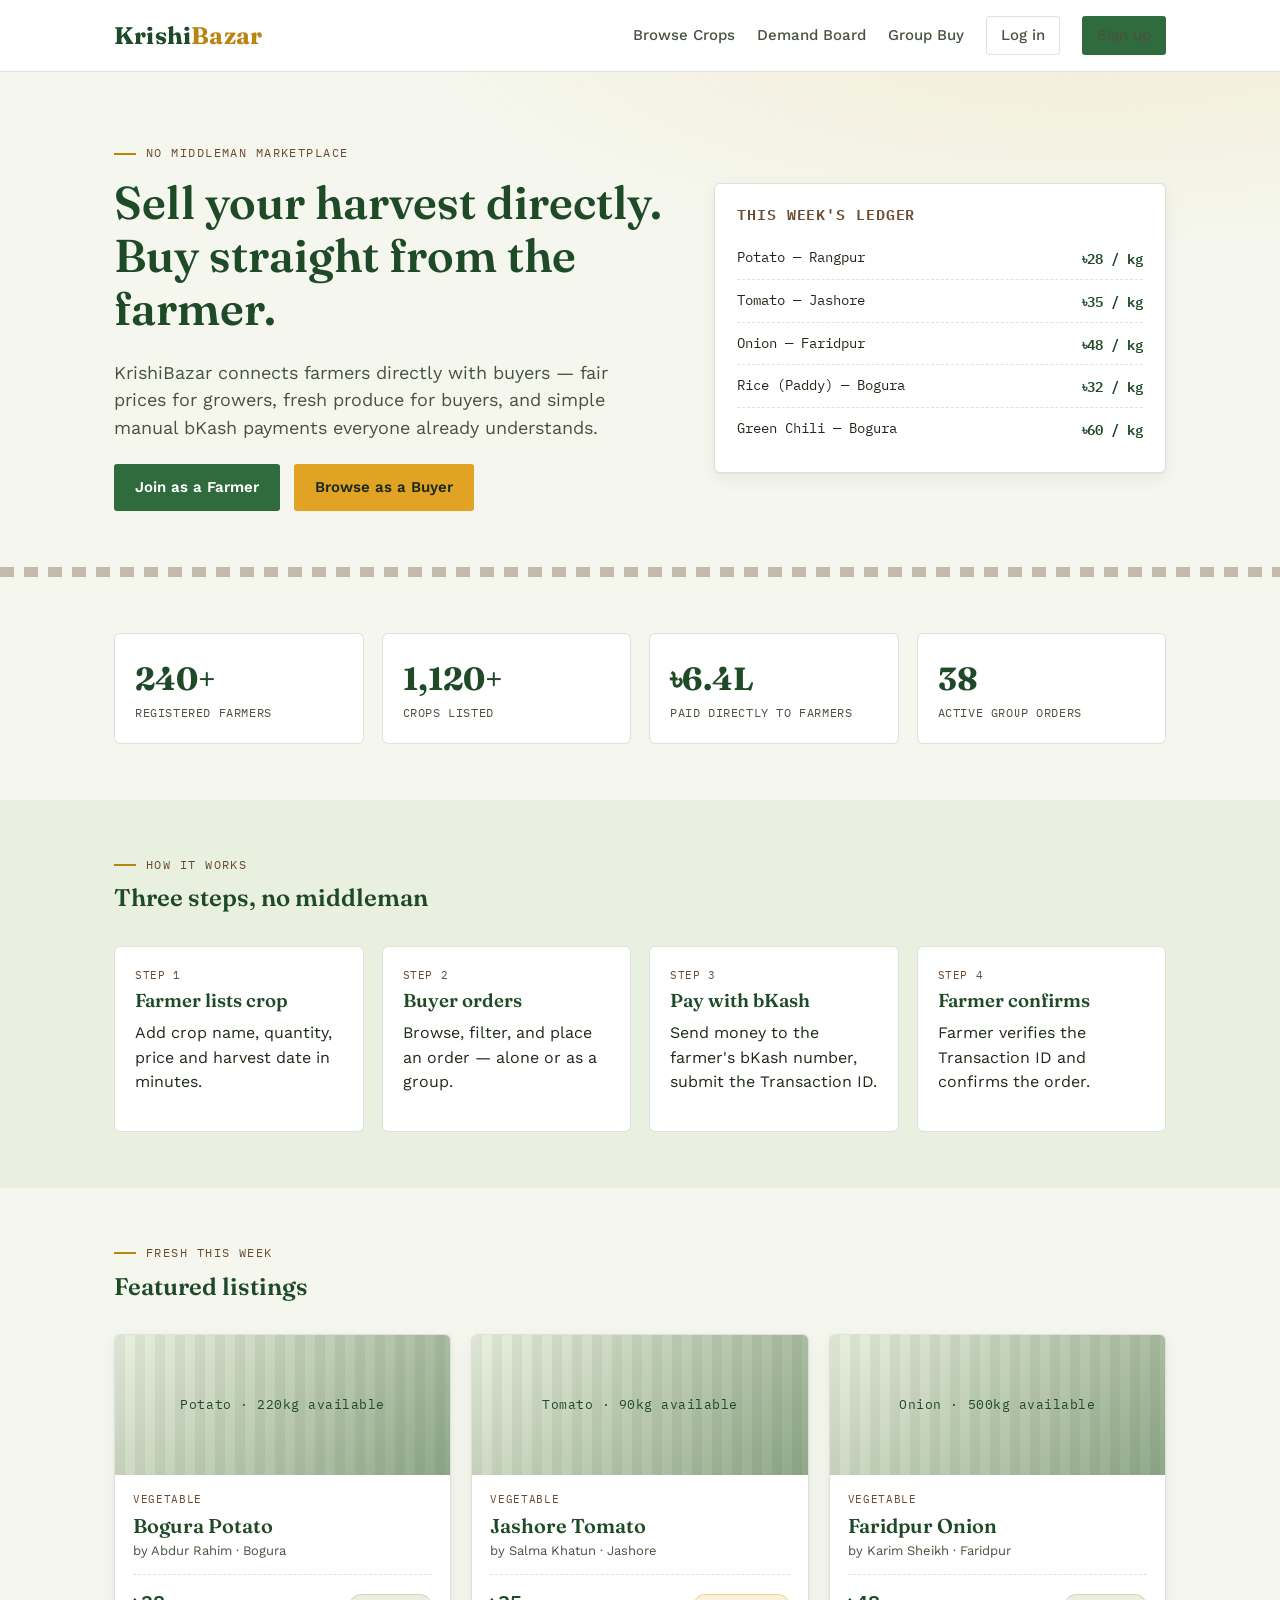
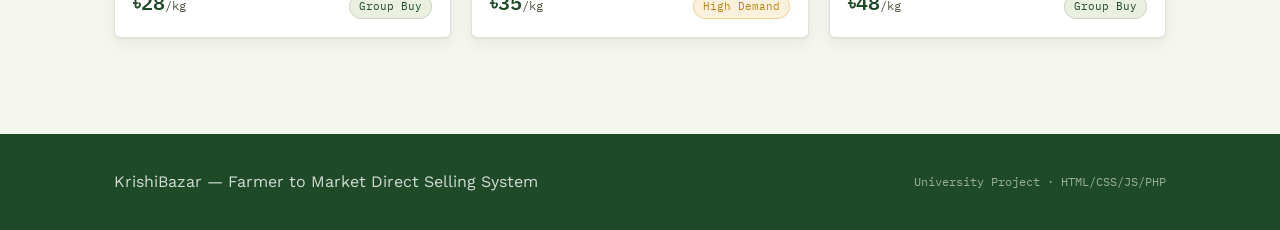
<file: index.html>
<!DOCTYPE html>
<html lang="en">
<head>
<meta charset="UTF-8">
<meta name="viewport" content="width=device-width, initial-scale=1.0">
<title>KrishiBazar — Sell straight from the field</title>
<link rel="stylesheet" href="assets/css/style.css">
</head>
<body>

  <header class="site-header">
    <div class="container header-inner">
      <a href="index.html" class="logo">Krishi<span>Bazar</span></a>
      <nav class="nav">
        <a href="browse-products.html">Browse Crops</a>
        <a href="demand-board.html">Demand Board</a>
        <a href="group-buy.html">Group Buy</a>
        <a href="login.html" class="btn btn-ghost btn-sm">Log in</a>
        <a href="register.html" class="btn btn-primary btn-sm">Sign up</a>
      </nav>
    </div>
  </header>
  <section class="hero">
    <div class="container hero-grid">
      <div>
        <div class="eyebrow">No middleman marketplace</div>
        <h1>Sell your harvest directly. Buy straight from the farmer.</h1>
        <p class="lede">KrishiBazar connects farmers directly with buyers — fair prices for growers, fresh produce for buyers, and simple manual bKash payments everyone already understands.</p>
        <div class="hero-actions">
          <a href="register.html" class="btn btn-primary">Join as a Farmer</a>
          <a href="browse-products.html" class="btn btn-accent">Browse as a Buyer</a>
        </div>
      </div>

      <div class="hero-ledger">
        <h3>This week's ledger</h3>
        <div class="ledger-row"><span>Potato — Rangpur</span><span class="up">৳28 / kg</span></div>
        <div class="ledger-row"><span>Tomato — Jashore</span><span class="up">৳35 / kg</span></div>
        <div class="ledger-row"><span>Onion — Faridpur</span><span class="up">৳48 / kg</span></div>
        <div class="ledger-row"><span>Rice (Paddy) — Bogura</span><span class="up">৳32 / kg</span></div>
        <div class="ledger-row"><span>Green Chili — Bogura</span><span class="up">৳60 / kg</span></div>
      </div>
    </div>
  </section>

  <div class="soil-divider"></div>

 
  <section class="section">
    <div class="container">
      <div class="stat-grid">
        <div class="stat-card">
          <div class="num">240+</div>
          <div class="label">Registered Farmers</div>
        </div>
        <div class="stat-card">
          <div class="num">1,120+</div>
          <div class="label">Crops Listed</div>
        </div>
        <div class="stat-card">
          <div class="num">৳6.4L</div>
          <div class="label">Paid Directly to Farmers</div>
        </div>
        <div class="stat-card">
          <div class="num">38</div>
          <div class="label">Active Group Orders</div>
        </div>
      </div>
    </div>
  </section>

  <!-- HOW IT WORKS -->
  <section class="section section-alt">
    <div class="container">
      <div class="section-head">
        <div class="eyebrow">How it works</div>
        <h2>Three steps, no middleman</h2>
      </div>
      <div class="stat-grid">
        <div class="stat-card">
          <div class="ticket-category">Step 1</div>
          <h3>Farmer lists crop</h3>
          <p>Add crop name, quantity, price and harvest date in minutes.</p>
        </div>
        <div class="stat-card">
          <div class="ticket-category">Step 2</div>
          <h3>Buyer orders</h3>
          <p>Browse, filter, and place an order — alone or as a group.</p>
        </div>
        <div class="stat-card">
          <div class="ticket-category">Step 3</div>
          <h3>Pay with bKash</h3>
          <p>Send money to the farmer's bKash number, submit the Transaction ID.</p>
        </div>
        <div class="stat-card">
          <div class="ticket-category">Step 4</div>
          <h3>Farmer confirms</h3>
          <p>Farmer verifies the Transaction ID and confirms the order.</p>
        </div>
      </div>
    </div>
  </section>


  <section class="section">
    <div class="container">
      <div class="section-head">
        <div class="eyebrow">Fresh this week</div>
        <h2>Featured listings</h2>
      </div>
      <div class="product-grid">

        <div class="ticket">
          <div class="ticket-media">Potato · 220kg available</div>
          <div class="ticket-body">
            <div class="ticket-category">Vegetable</div>
            <h3>Bogura Potato</h3>
            <div class="ticket-farmer">by Abdur Rahim · Bogura</div>
            <div class="ticket-price-row">
              <div class="ticket-price">৳28<small>/kg</small></div>
              <span class="tag">Group Buy</span>
            </div>
          </div>
        </div>

        <div class="ticket">
          <div class="ticket-media">Tomato · 90kg available</div>
          <div class="ticket-body">
            <div class="ticket-category">Vegetable</div>
            <h3>Jashore Tomato</h3>
            <div class="ticket-farmer">by Salma Khatun · Jashore</div>
            <div class="ticket-price-row">
              <div class="ticket-price">৳35<small>/kg</small></div>
              <span class="tag tag-marigold">High Demand</span>
            </div>
          </div>
        </div>

        <div class="ticket">
          <div class="ticket-media">Onion · 500kg available</div>
          <div class="ticket-body">
            <div class="ticket-category">Vegetable</div>
            <h3>Faridpur Onion</h3>
            <div class="ticket-farmer">by Karim Sheikh · Faridpur</div>
            <div class="ticket-price-row">
              <div class="ticket-price">৳48<small>/kg</small></div>
              <span class="tag">Group Buy</span>
            </div>
          </div>
        </div>

      </div>
    </div>
  </section>

  <footer class="site-footer">
    <div class="container">
      <span>KrishiBazar &mdash; Farmer to Market Direct Selling System</span>
      <span class="footer-note">University Project · HTML/CSS/JS/PHP</span>
    </div>
  </footer>

</body>
</html>
</file>
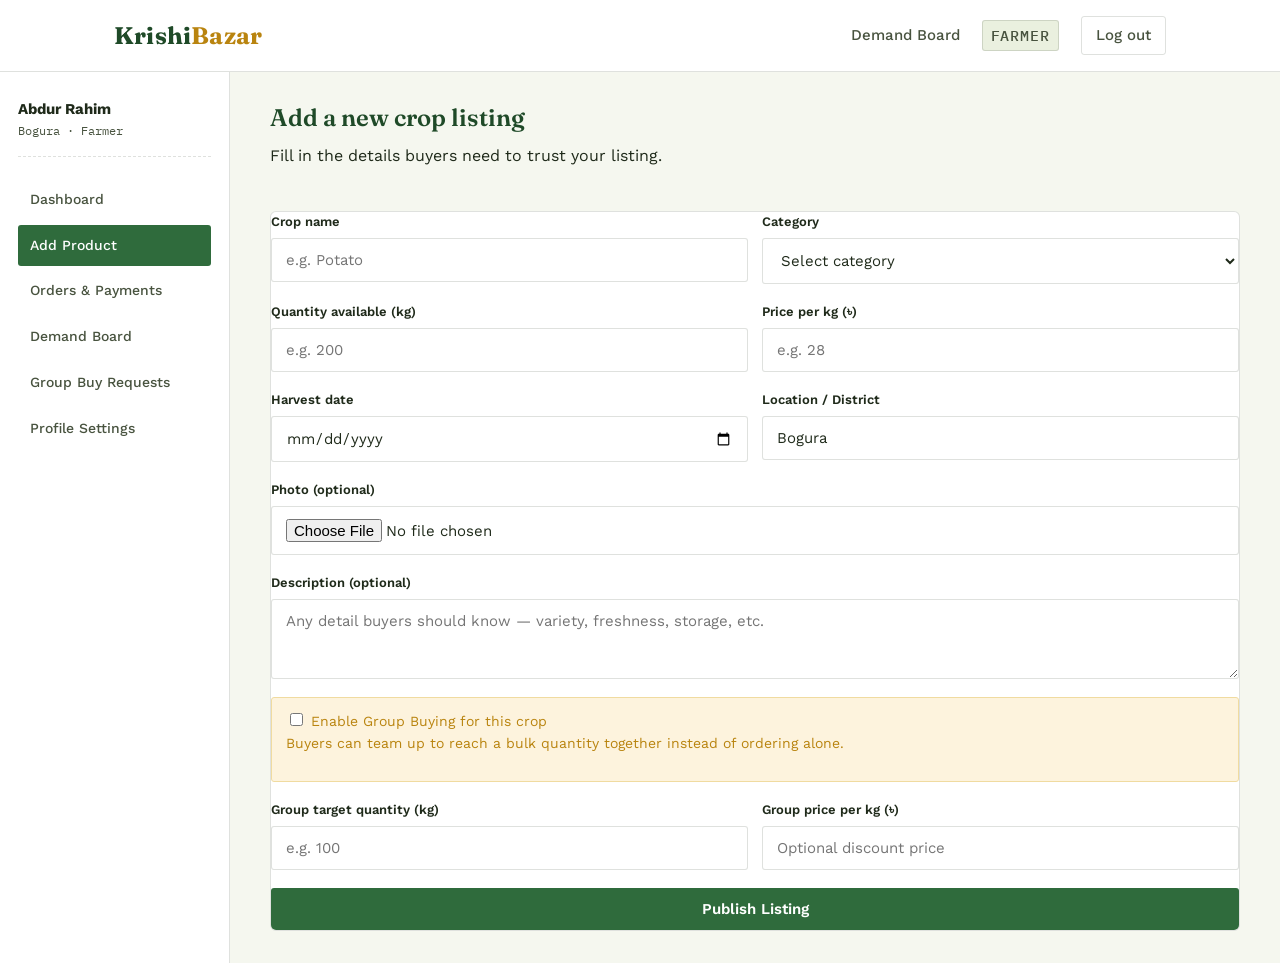
<file: add-product.html>
<!DOCTYPE html>
<html lang="en">
<head>
<meta charset="UTF-8">
<meta name="viewport" content="width=device-width, initial-scale=1.0">
<title>Add Product — KrishiBazar</title>
<link rel="stylesheet" href="assets/css/style.css">
</head>
<body>

  <header class="site-header">
    <div class="container header-inner">
      <a href="index.html" class="logo">Krishi<span>Bazar</span></a>
      <nav class="nav">
        <a href="demand-board.html">Demand Board</a>
        <a href="index.html" class="badge-role">Farmer</a>
        <a href="login.html" class="btn btn-ghost btn-sm">Log out</a>
      </nav>
    </div>
  </header>

  <div class="dash-wrap">
    <aside class="dash-side">
      <div class="who">
        <strong>Abdur Rahim</strong>
        Bogura &middot; Farmer
      </div>
      <nav class="dash-nav">
        <a href="farmer-dashboard.html">Dashboard</a>
        <a href="add-product.html" class="active">Add Product</a>
        <a href="farmer-orders.html">Orders &amp; Payments</a>
        <a href="demand-board.html">Demand Board</a>
        <a href="group-buy.html">Group Buy Requests</a>
        <a href="#">Profile Settings</a>
      </nav>
    </aside>

    <main class="dash-main">
      <div class="dash-head">
        <div>
          <h2>Add a new crop listing</h2>
          <p>Fill in the details buyers need to trust your listing.</p>
        </div>
      </div>
      <form class="table-card" action="add_product.php" method="POST" enctype="multipart/form-data">

        <div class="form-row">
          <div class="form-group">
            <label for="crop_name">Crop name</label>
            <input type="text" id="crop_name" name="crop_name" placeholder="e.g. Potato" required>
          </div>
          <div class="form-group">
            <label for="category">Category</label>
            <select id="category" name="category" required>
              <option value="">Select category</option>
              <option value="vegetable">Vegetable</option>
              <option value="fruit">Fruit</option>
              <option value="grain">Grain / Rice</option>
              <option value="spice">Spice</option>
            </select>
          </div>
        </div>

        <div class="form-row">
          <div class="form-group">
            <label for="quantity">Quantity available (kg)</label>
            <input type="number" id="quantity" name="quantity" min="1" placeholder="e.g. 200" required>
          </div>
          <div class="form-group">
            <label for="price">Price per kg (৳)</label>
            <input type="number" id="price" name="price_per_unit" min="1" step="0.5" placeholder="e.g. 28" required>
          </div>
        </div>

        <div class="form-row">
          <div class="form-group">
            <label for="harvest_date">Harvest date</label>
            <input type="date" id="harvest_date" name="harvest_date" required>
          </div>
          <div class="form-group">
            <label for="location">Location / District</label>
            <input type="text" id="location" name="location" value="Bogura" required>
          </div>
        </div>

        <div class="form-group">
          <label for="image">Photo (optional)</label>
          <input type="file" id="image" name="image" accept="image/*">
        </div>

        <div class="form-group">
          <label for="description">Description (optional)</label>
          <textarea id="description" name="description" rows="3" placeholder="Any detail buyers should know — variety, freshness, storage, etc."></textarea>
        </div>

        <div class="alert alert-info">
          <label>
            <input type="checkbox" name="group_buy_enabled" value="1">
            Enable Group Buying for this crop
          </label>
          <p class="hint">Buyers can team up to reach a bulk quantity together instead of ordering alone.</p>
        </div>

        <div class="form-row">
          <div class="form-group">
            <label for="group_target">Group target quantity (kg)</label>
            <input type="number" id="group_target" name="group_target_quantity" min="1" placeholder="e.g. 100">
          </div>
          <div class="form-group">
            <label for="group_price">Group price per kg (৳)</label>
            <input type="number" id="group_price" name="group_price_per_unit" min="1" step="0.5" placeholder="Optional discount price">
          </div>
        </div>

        <button type="submit" class="btn btn-primary btn-block">Publish Listing</button>
      </form>
    </main>
  </div>
</body>
</html>
</file>
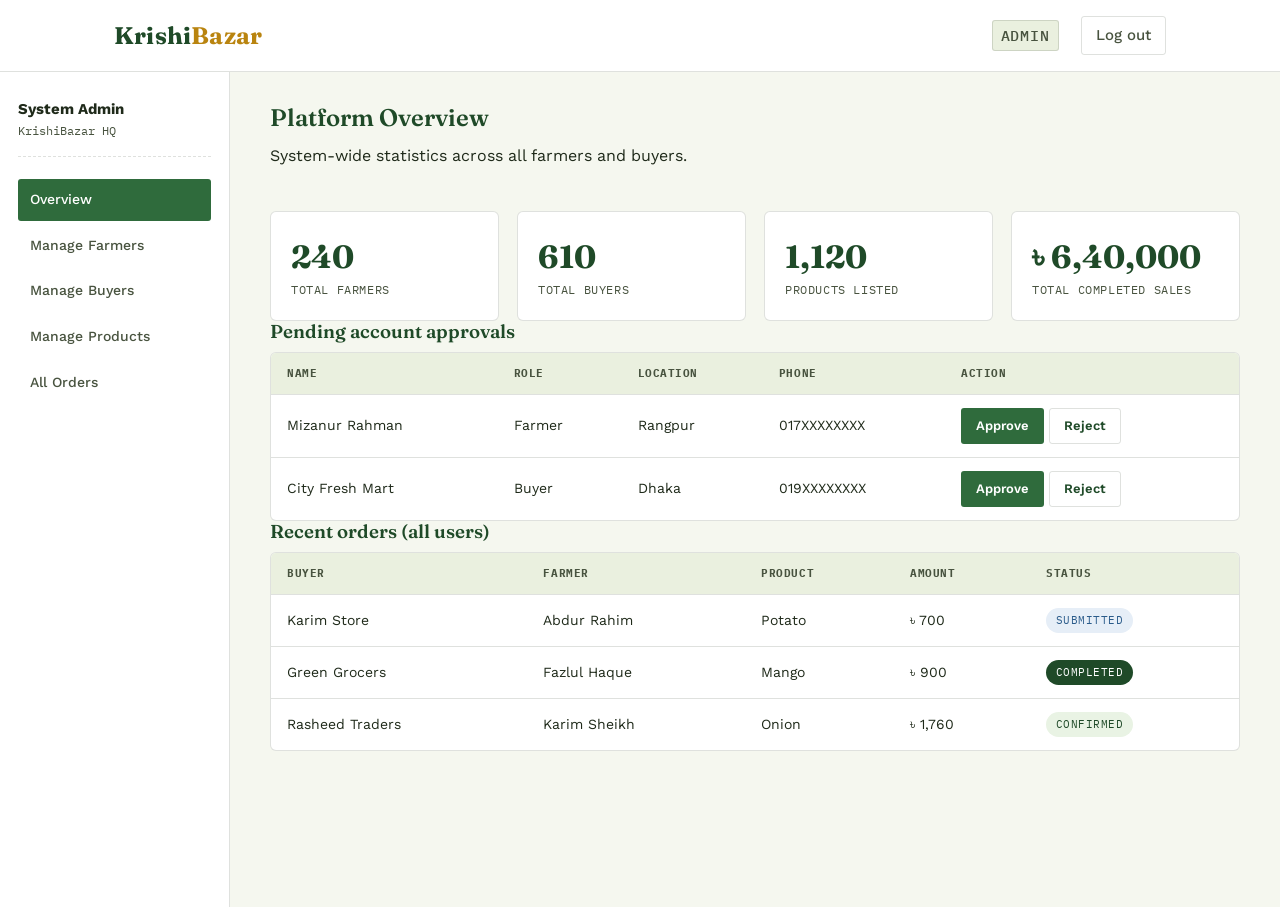
<file: admin-dashboard.html>
<!DOCTYPE html>
<html lang="en">
<head>
<meta charset="UTF-8">
<meta name="viewport" content="width=device-width, initial-scale=1.0">
<title>Admin Dashboard — KrishiBazar</title>
<link rel="stylesheet" href="assets/css/style.css">
</head>
<body>

  <header class="site-header">
    <div class="container header-inner">
      <a href="index.html" class="logo">Krishi<span>Bazar</span></a>
      <nav class="nav">
        <a href="index.html" class="badge-role">Admin</a>
        <a href="login.html" class="btn btn-ghost btn-sm">Log out</a>
      </nav>
    </div>
  </header>

  <div class="dash-wrap">
    <aside class="dash-side">
      <div class="who">
        <strong>System Admin</strong>
        KrishiBazar HQ
      </div>
      <nav class="dash-nav">
        <a href="admin-dashboard.html" class="active">Overview</a>
        <a href="#">Manage Farmers</a>
        <a href="#">Manage Buyers</a>
        <a href="#">Manage Products</a>
        <a href="#">All Orders</a>
      </nav>
    </aside>

    <main class="dash-main">
      <div class="dash-head">
        <div>
          <h2>Platform Overview</h2>
          <p>System-wide statistics across all farmers and buyers.</p>
        </div>
      </div>

      <div class="stat-grid">
        <div class="stat-card">
          <div class="num">240</div>
          <div class="label">Total Farmers</div>
        </div>
        <div class="stat-card">
          <div class="num">610</div>
          <div class="label">Total Buyers</div>
        </div>
        <div class="stat-card">
          <div class="num">1,120</div>
          <div class="label">Products Listed</div>
        </div>
        <div class="stat-card">
          <div class="num">৳ 6,40,000</div>
          <div class="label">Total Completed Sales</div>
        </div>
      </div>

      <h3>Pending account approvals</h3>
      <div class="table-card">
        <table>
          <thead>
            <tr>
              <th>Name</th>
              <th>Role</th>
              <th>Location</th>
              <th>Phone</th>
              <th>Action</th>
            </tr>
          </thead>
          <tbody>
            <tr>
              <td>Mizanur Rahman</td>
              <td>Farmer</td>
              <td>Rangpur</td>
              <td>017XXXXXXXX</td>
              <td>
                <a href="#" class="btn btn-primary btn-sm">Approve</a>
                <a href="#" class="btn btn-ghost btn-sm">Reject</a>
              </td>
            </tr>
            <tr>
              <td>City Fresh Mart</td>
              <td>Buyer</td>
              <td>Dhaka</td>
              <td>019XXXXXXXX</td>
              <td>
                <a href="#" class="btn btn-primary btn-sm">Approve</a>
                <a href="#" class="btn btn-ghost btn-sm">Reject</a>
              </td>
            </tr>
          </tbody>
        </table>
      </div>

      <h3>Recent orders (all users)</h3>
      <div class="table-card">
        <table>
          <thead>
            <tr>
              <th>Buyer</th>
              <th>Farmer</th>
              <th>Product</th>
              <th>Amount</th>
              <th>Status</th>
            </tr>
          </thead>
          <tbody>
            <tr>
              <td>Karim Store</td>
              <td>Abdur Rahim</td>
              <td>Potato</td>
              <td>৳ 700</td>
              <td><span class="status-pill status-submitted">Submitted</span></td>
            </tr>
            <tr>
              <td>Green Grocers</td>
              <td>Fazlul Haque</td>
              <td>Mango</td>
              <td>৳ 900</td>
              <td><span class="status-pill status-completed">Completed</span></td>
            </tr>
            <tr>
              <td>Rasheed Traders</td>
              <td>Karim Sheikh</td>
              <td>Onion</td>
              <td>৳ 1,760</td>
              <td><span class="status-pill status-confirmed">Confirmed</span></td>
            </tr>
          </tbody>
        </table>
      </div>
    </main>
  </div>

</body>
</html>
</file>
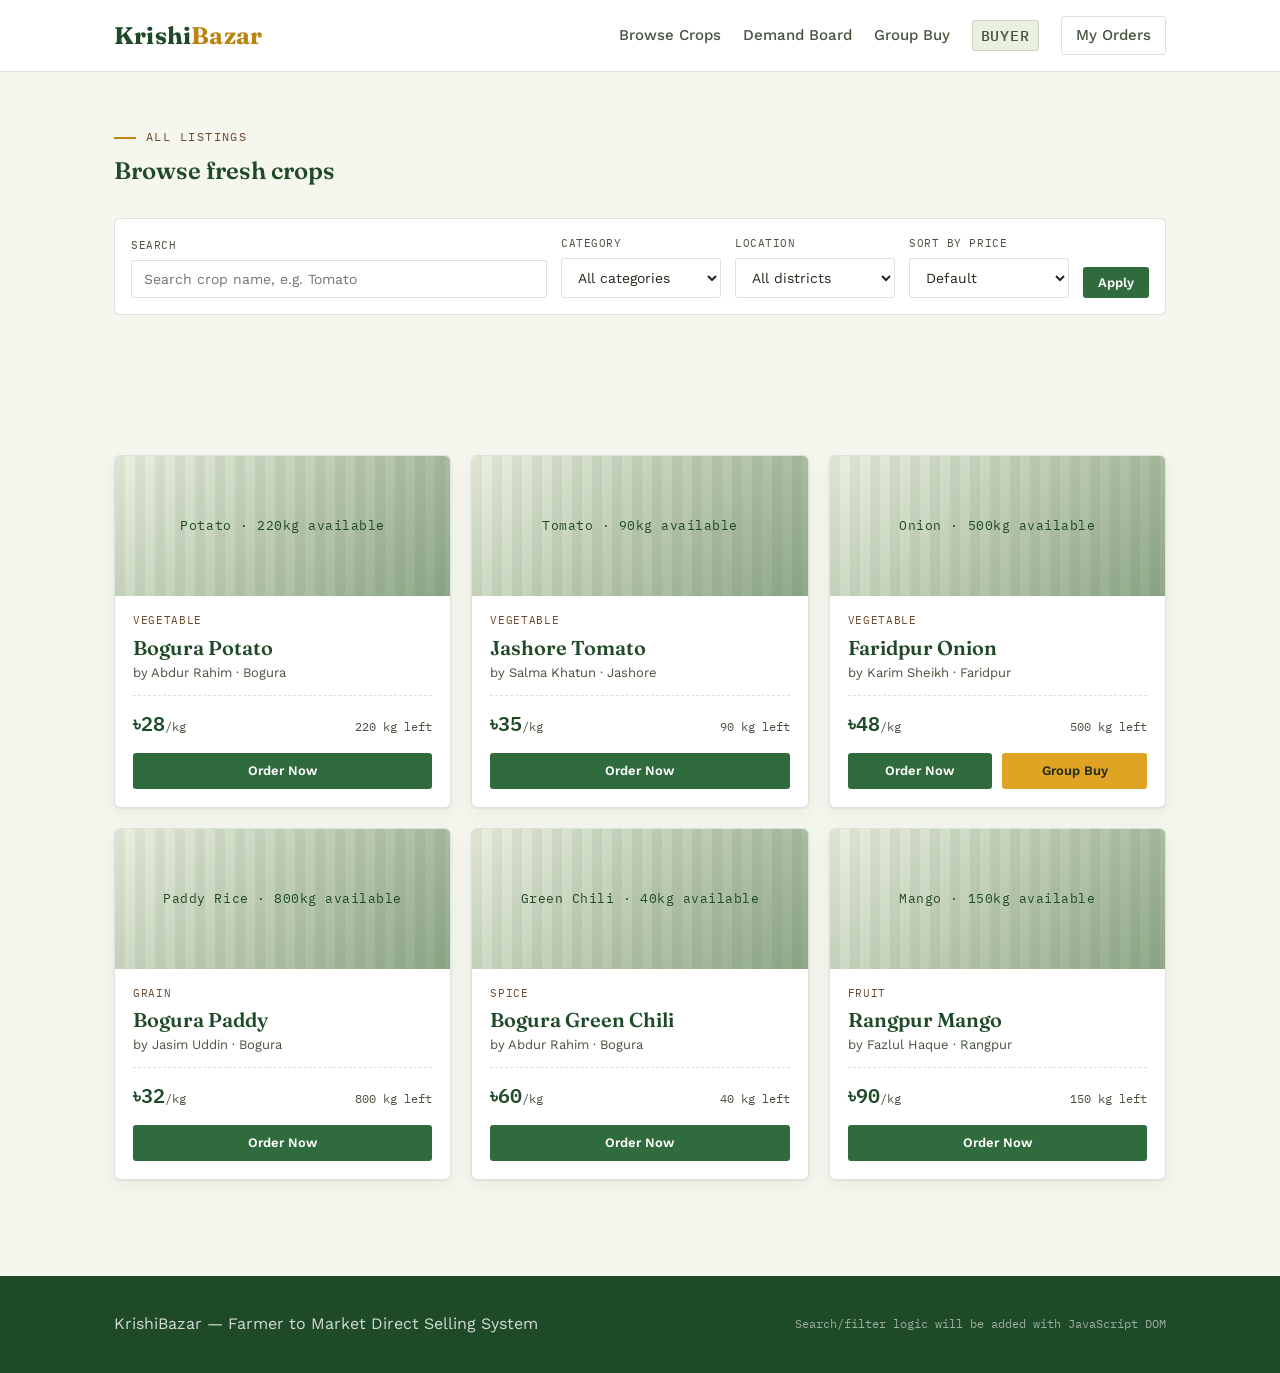
<file: browse-products.html>
<!DOCTYPE html>
<html lang="en">
<head>
<meta charset="UTF-8">
<meta name="viewport" content="width=device-width, initial-scale=1.0">
<title>Browse Crops — KrishiBazar</title>
<link rel="stylesheet" href="assets/css/style.css">
</head>
<body>

  <header class="site-header">
    <div class="container header-inner">
      <a href="index.html" class="logo">Krishi<span>Bazar</span></a>
      <nav class="nav">
        <a href="browse-products.html">Browse Crops</a>
        <a href="demand-board.html">Demand Board</a>
        <a href="group-buy.html">Group Buy</a>
        <a href="buyer-dashboard.html" class="badge-role">Buyer</a>
        <a href="buyer-dashboard.html" class="btn btn-ghost btn-sm">My Orders</a>
      </nav>
    </div>
  </header>

  <section class="section">
    <div class="container">
      <div class="section-head">
        <div class="eyebrow">All listings</div>
        <h2>Browse fresh crops</h2>
      </div>
      <form class="filter-bar" id="filterForm">
        <div class="field field-search">
          <label for="search">Search</label>
          <input type="text" id="search" name="search" placeholder="Search crop name, e.g. Tomato">
        </div>
        <div class="field">
          <label for="category">Category</label>
          <select id="category" name="category">
            <option value="">All categories</option>
            <option value="vegetable">Vegetable</option>
            <option value="fruit">Fruit</option>
            <option value="grain">Grain / Rice</option>
            <option value="spice">Spice</option>
          </select>
        </div>
        <div class="field">
          <label for="location">Location</label>
          <select id="location" name="location">
            <option value="">All districts</option>
            <option value="bogura">Bogura</option>
            <option value="jashore">Jashore</option>
            <option value="faridpur">Faridpur</option>
            <option value="rangpur">Rangpur</option>
          </select>
        </div>
        <div class="field">
          <label for="sort">Sort by price</label>
          <select id="sort" name="sort">
            <option value="">Default</option>
            <option value="low-high">Low to High</option>
            <option value="high-low">High to Low</option>
          </select>
        </div>
        <button type="button" class="btn btn-primary btn-sm" id="applyFilterBtn">Apply</button>
      </form>
    </div>
  </section>

  <section class="section">
    <div class="container">
      <div class="product-grid" id="productGrid">

        <div class="ticket" data-category="vegetable" data-location="bogura" data-price="28">
          <div class="ticket-media">Potato · 220kg available</div>
          <div class="ticket-body">
            <div class="ticket-category">Vegetable</div>
            <h3>Bogura Potato</h3>
            <div class="ticket-farmer">by Abdur Rahim · Bogura</div>
            <div class="ticket-price-row">
              <div class="ticket-price">৳28<small>/kg</small></div>
              <span class="ticket-stock">220 kg left</span>
            </div>
            <div class="ticket-actions">
              <a href="product-order.html" class="btn btn-primary btn-sm btn-block">Order Now</a>
            </div>
          </div>
        </div>

        <div class="ticket" data-category="vegetable" data-location="jashore" data-price="35">
          <div class="ticket-media">Tomato · 90kg available</div>
          <div class="ticket-body">
            <div class="ticket-category">Vegetable</div>
            <h3>Jashore Tomato</h3>
            <div class="ticket-farmer">by Salma Khatun · Jashore</div>
            <div class="ticket-price-row">
              <div class="ticket-price">৳35<small>/kg</small></div>
              <span class="ticket-stock">90 kg left</span>
            </div>
            <div class="ticket-actions">
              <a href="product-order.html" class="btn btn-primary btn-sm btn-block">Order Now</a>
            </div>
          </div>
        </div>

        <div class="ticket" data-category="vegetable" data-location="faridpur" data-price="48">
          <div class="ticket-media">Onion · 500kg available</div>
          <div class="ticket-body">
            <div class="ticket-category">Vegetable</div>
            <h3>Faridpur Onion</h3>
            <div class="ticket-farmer">by Karim Sheikh · Faridpur</div>
            <div class="ticket-price-row">
              <div class="ticket-price">৳48<small>/kg</small></div>
              <span class="ticket-stock">500 kg left</span>
            </div>
            <div class="ticket-actions">
              <a href="product-order.html" class="btn btn-primary btn-sm btn-block">Order Now</a>
              <a href="group-buy.html" class="btn btn-accent btn-sm btn-block">Group Buy</a>
            </div>
          </div>
        </div>

        <div class="ticket" data-category="grain" data-location="bogura" data-price="32">
          <div class="ticket-media">Paddy Rice · 800kg available</div>
          <div class="ticket-body">
            <div class="ticket-category">Grain</div>
            <h3>Bogura Paddy</h3>
            <div class="ticket-farmer">by Jasim Uddin · Bogura</div>
            <div class="ticket-price-row">
              <div class="ticket-price">৳32<small>/kg</small></div>
              <span class="ticket-stock">800 kg left</span>
            </div>
            <div class="ticket-actions">
              <a href="product-order.html" class="btn btn-primary btn-sm btn-block">Order Now</a>
            </div>
          </div>
        </div>

        <div class="ticket" data-category="spice" data-location="bogura" data-price="60">
          <div class="ticket-media">Green Chili · 40kg available</div>
          <div class="ticket-body">
            <div class="ticket-category">Spice</div>
            <h3>Bogura Green Chili</h3>
            <div class="ticket-farmer">by Abdur Rahim · Bogura</div>
            <div class="ticket-price-row">
              <div class="ticket-price">৳60<small>/kg</small></div>
              <span class="ticket-stock">40 kg left</span>
            </div>
            <div class="ticket-actions">
              <a href="product-order.html" class="btn btn-primary btn-sm btn-block">Order Now</a>
            </div>
          </div>
        </div>

        <div class="ticket" data-category="fruit" data-location="rangpur" data-price="90">
          <div class="ticket-media">Mango · 150kg available</div>
          <div class="ticket-body">
            <div class="ticket-category">Fruit</div>
            <h3>Rangpur Mango</h3>
            <div class="ticket-farmer">by Fazlul Haque · Rangpur</div>
            <div class="ticket-price-row">
              <div class="ticket-price">৳90<small>/kg</small></div>
              <span class="ticket-stock">150 kg left</span>
            </div>
            <div class="ticket-actions">
              <a href="product-order.html" class="btn btn-primary btn-sm btn-block">Order Now</a>
            </div>
          </div>
        </div>

      </div>
    </div>
  </section>

  <footer class="site-footer">
    <div class="container">
      <span>KrishiBazar &mdash; Farmer to Market Direct Selling System</span>
      <span class="footer-note">Search/filter logic will be added with JavaScript DOM</span>
    </div>
  </footer>

  <!-- script.js will contain the JS DOM filter/search/sort logic -->
</body>
</html>
</file>
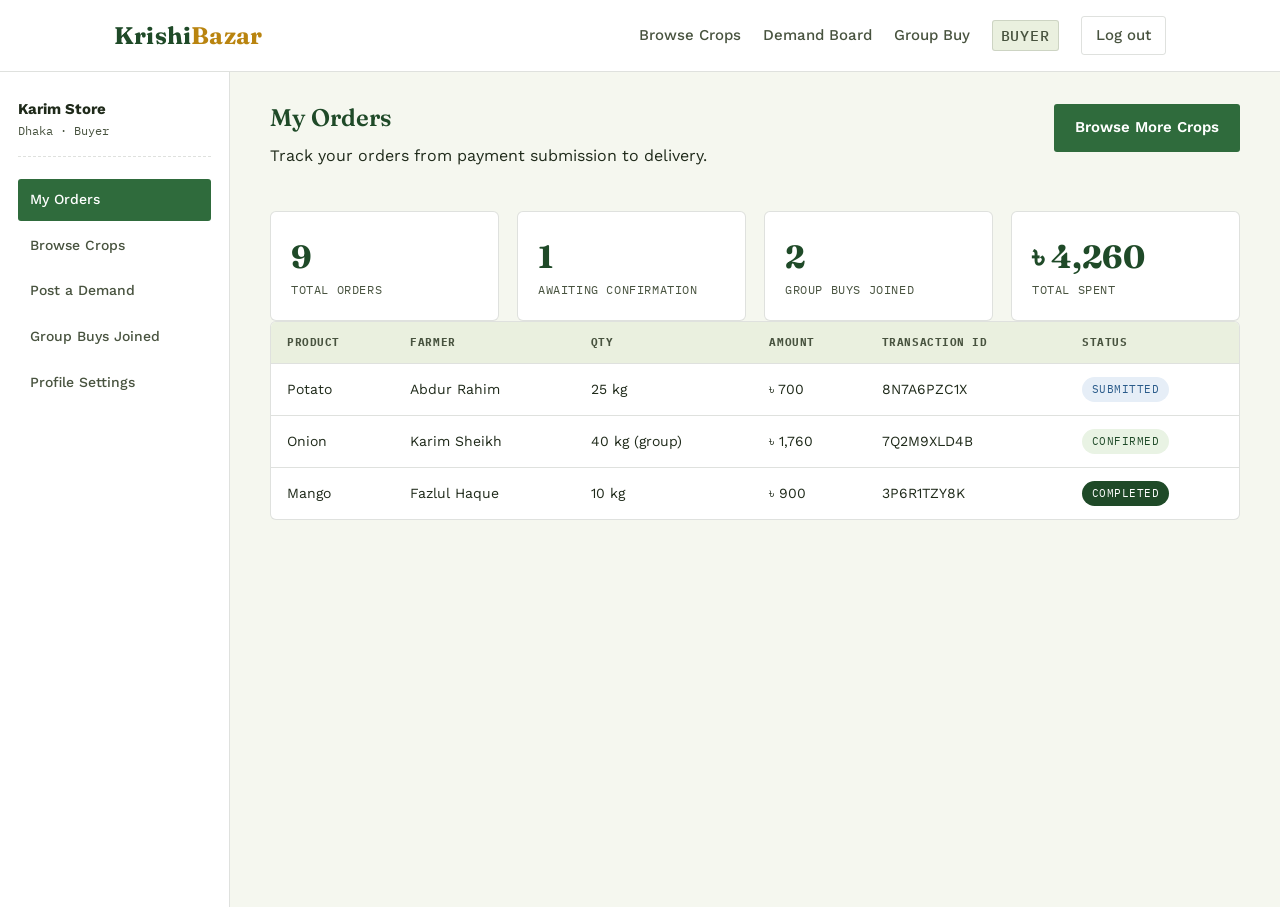
<file: buyer-dashboard.html>
<!DOCTYPE html>
<html lang="en">
<head>
<meta charset="UTF-8">
<meta name="viewport" content="width=device-width, initial-scale=1.0">
<title>Buyer Dashboard — KrishiBazar</title>
<link rel="stylesheet" href="assets/css/style.css">
</head>
<body>

  <header class="site-header">
    <div class="container header-inner">
      <a href="index.html" class="logo">Krishi<span>Bazar</span></a>
      <nav class="nav">
        <a href="browse-products.html">Browse Crops</a>
        <a href="demand-board.html">Demand Board</a>
        <a href="group-buy.html">Group Buy</a>
        <a href="index.html" class="badge-role">Buyer</a>
        <a href="login.html" class="btn btn-ghost btn-sm">Log out</a>
      </nav>
    </div>
  </header>

  <div class="dash-wrap">
    <aside class="dash-side">
      <div class="who">
        <strong>Karim Store</strong>
        Dhaka &middot; Buyer
      </div>
      <nav class="dash-nav">
        <a href="buyer-dashboard.html" class="active">My Orders</a>
        <a href="browse-products.html">Browse Crops</a>
        <a href="demand-board.html">Post a Demand</a>
        <a href="group-buy.html">Group Buys Joined</a>
        <a href="#">Profile Settings</a>
      </nav>
    </aside>

    <main class="dash-main">
      <div class="dash-head">
        <div>
          <h2>My Orders</h2>
          <p>Track your orders from payment submission to delivery.</p>
        </div>
        <a href="browse-products.html" class="btn btn-primary">Browse More Crops</a>
      </div>

      <div class="stat-grid">
        <div class="stat-card">
          <div class="num">9</div>
          <div class="label">Total Orders</div>
        </div>
        <div class="stat-card">
          <div class="num">1</div>
          <div class="label">Awaiting Confirmation</div>
        </div>
        <div class="stat-card">
          <div class="num">2</div>
          <div class="label">Group Buys Joined</div>
        </div>
        <div class="stat-card">
          <div class="num">৳ 4,260</div>
          <div class="label">Total Spent</div>
        </div>
      </div>

      <div class="table-card">
        <table>
          <thead>
            <tr>
              <th>Product</th>
              <th>Farmer</th>
              <th>Qty</th>
              <th>Amount</th>
              <th>Transaction ID</th>
              <th>Status</th>
            </tr>
          </thead>
          <tbody>
            <tr>
              <td>Potato</td>
              <td>Abdur Rahim</td>
              <td>25 kg</td>
              <td>৳ 700</td>
              <td>8N7A6PZC1X</td>
              <td><span class="status-pill status-submitted">Submitted</span></td>
            </tr>
            <tr>
              <td>Onion</td>
              <td>Karim Sheikh</td>
              <td>40 kg (group)</td>
              <td>৳ 1,760</td>
              <td>7Q2M9XLD4B</td>
              <td><span class="status-pill status-confirmed">Confirmed</span></td>
            </tr>
            <tr>
              <td>Mango</td>
              <td>Fazlul Haque</td>
              <td>10 kg</td>
              <td>৳ 900</td>
              <td>3P6R1TZY8K</td>
              <td><span class="status-pill status-completed">Completed</span></td>
            </tr>
          </tbody>
        </table>
      </div>
    </main>
  </div>
</body>
</html>
</file>
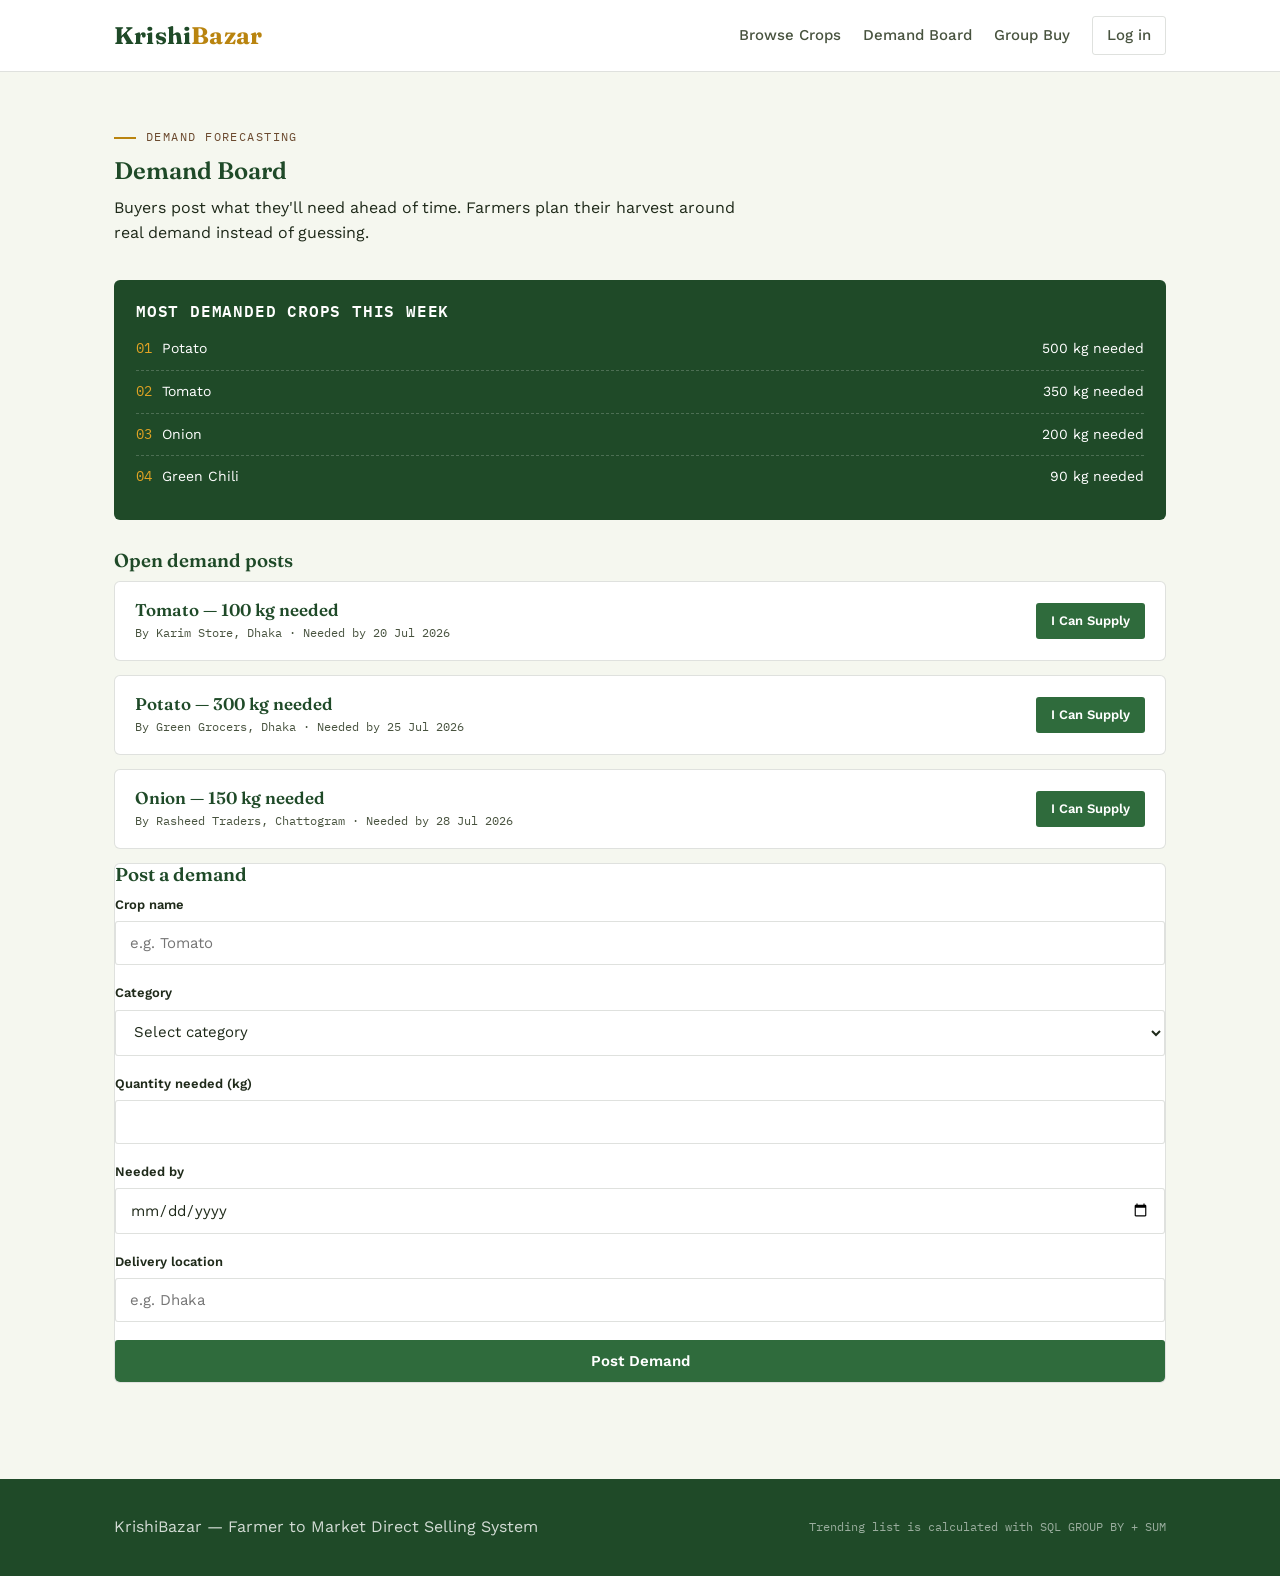
<file: demand-board.html>
<!DOCTYPE html>
<html lang="en">
<head>
<meta charset="UTF-8">
<meta name="viewport" content="width=device-width, initial-scale=1.0">
<title>Demand Board — KrishiBazar</title>
<link rel="stylesheet" href="assets/css/style.css">
</head>
<body>

  <header class="site-header">
    <div class="container header-inner">
      <a href="index.html" class="logo">Krishi<span>Bazar</span></a>
      <nav class="nav">
        <a href="browse-products.html">Browse Crops</a>
        <a href="demand-board.html">Demand Board</a>
        <a href="group-buy.html">Group Buy</a>
        <a href="login.html" class="btn btn-ghost btn-sm">Log in</a>
      </nav>
    </div>
  </header>

  <section class="section">
    <div class="container">
      <div class="section-head">
        <div class="eyebrow">Demand forecasting</div>
        <h2>Demand Board</h2>
        <p>Buyers post what they'll need ahead of time. Farmers plan their harvest around real demand instead of guessing.</p>
      </div>

      <div class="trending-box">
        <h3>Most demanded crops this week</h3>
        <div class="trend-row"><span><span class="trend-rank">01</span>Potato</span><span>500 kg needed</span></div>
        <div class="trend-row"><span><span class="trend-rank">02</span>Tomato</span><span>350 kg needed</span></div>
        <div class="trend-row"><span><span class="trend-rank">03</span>Onion</span><span>200 kg needed</span></div>
        <div class="trend-row"><span><span class="trend-rank">04</span>Green Chili</span><span>90 kg needed</span></div>
      </div>

      <div>

        <div>
          <h3>Open demand posts</h3>

          <div class="demand-card">
            <div class="info">
              <h4>Tomato — 100 kg needed</h4>
              <div class="meta">By Karim Store, Dhaka &middot; Needed by 20 Jul 2026</div>
            </div>
            <a href="#" class="btn btn-primary btn-sm">I Can Supply</a>
          </div>

          <div class="demand-card">
            <div class="info">
              <h4>Potato — 300 kg needed</h4>
              <div class="meta">By Green Grocers, Dhaka &middot; Needed by 25 Jul 2026</div>
            </div>
            <a href="#" class="btn btn-primary btn-sm">I Can Supply</a>
          </div>

          <div class="demand-card">
            <div class="info">
              <h4>Onion — 150 kg needed</h4>
              <div class="meta">By Rasheed Traders, Chattogram &middot; Needed by 28 Jul 2026</div>
            </div>
            <a href="#" class="btn btn-primary btn-sm">I Can Supply</a>
          </div>
        </div>

        <div class="table-card">
          <h3>Post a demand</h3>
          <form action="post_demand.php" method="POST">
            <div class="form-group">
              <label for="crop_name">Crop name</label>
              <input type="text" id="crop_name" name="crop_name" placeholder="e.g. Tomato" required>
            </div>
            <div class="form-group">
              <label for="category">Category</label>
              <select id="category" name="category" required>
                <option value="">Select category</option>
                <option value="vegetable">Vegetable</option>
                <option value="fruit">Fruit</option>
                <option value="grain">Grain / Rice</option>
                <option value="spice">Spice</option>
              </select>
            </div>
            <div class="form-group">
              <label for="quantity">Quantity needed (kg)</label>
              <input type="number" id="quantity" name="quantity_needed" min="1" required>
            </div>
            <div class="form-group">
              <label for="needed_by">Needed by</label>
              <input type="date" id="needed_by" name="needed_by_date" required>
            </div>
            <div class="form-group">
              <label for="location">Delivery location</label>
              <input type="text" id="location" name="location" placeholder="e.g. Dhaka" required>
            </div>
            <button type="submit" class="btn btn-primary btn-block">Post Demand</button>
          </form>
        </div>
      </div>
    </div>
  </section>

  <footer class="site-footer">
    <div class="container">
      <span>KrishiBazar &mdash; Farmer to Market Direct Selling System</span>
      <span class="footer-note">Trending list is calculated with SQL GROUP BY + SUM</span>
    </div>
  </footer>

</body>
</html>
</file>
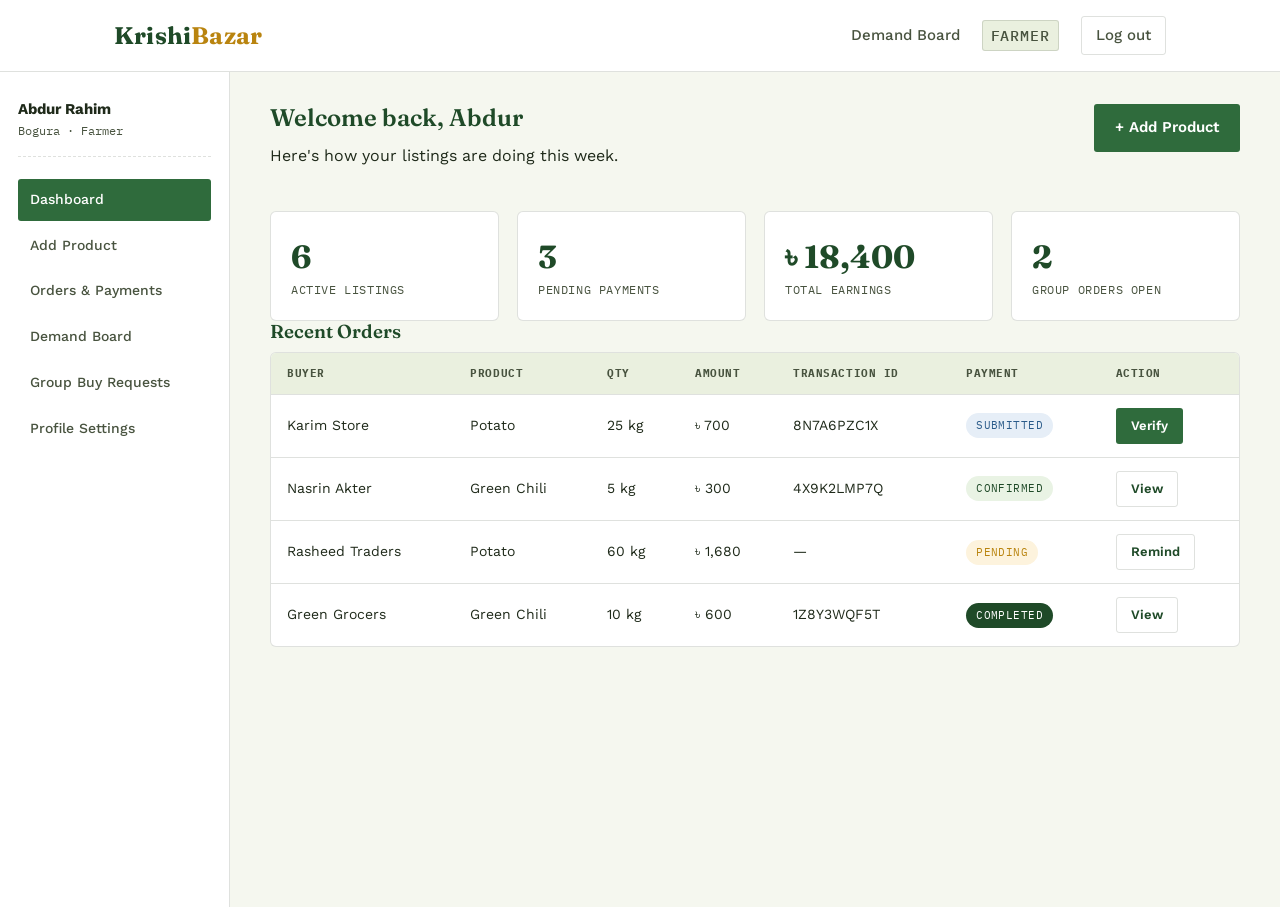
<file: farmer-dashboard.html>
<!DOCTYPE html>
<html lang="en">
<head>
<meta charset="UTF-8">
<meta name="viewport" content="width=device-width, initial-scale=1.0">
<title>Farmer Dashboard — KrishiBazar</title>
<link rel="stylesheet" href="assets/css/style.css">
</head>
<body>

  <header class="site-header">
    <div class="container header-inner">
      <a href="index.html" class="logo">Krishi<span>Bazar</span></a>
      <nav class="nav">
        <a href="demand-board.html">Demand Board</a>
        <a href="index.html" class="badge-role">Farmer</a>
        <a href="login.html" class="btn btn-ghost btn-sm">Log out</a>
      </nav>
    </div>
  </header>

  <div class="dash-wrap">
    <aside class="dash-side">
      <div class="who">
        <strong>Abdur Rahim</strong>
        Bogura &middot; Farmer
      </div>
      <nav class="dash-nav">
        <a href="farmer-dashboard.html" class="active">Dashboard</a>
        <a href="add-product.html">Add Product</a>
        <a href="farmer-orders.html">Orders &amp; Payments</a>
        <a href="demand-board.html">Demand Board</a>
        <a href="group-buy.html">Group Buy Requests</a>
        <a href="#">Profile Settings</a>
      </nav>
    </aside>

    <main class="dash-main">
      <div class="dash-head">
        <div>
          <h2>Welcome back, Abdur</h2>
          <p>Here's how your listings are doing this week.</p>
        </div>
        <a href="add-product.html" class="btn btn-primary">+ Add Product</a>
      </div>

      <div class="stat-grid">
        <div class="stat-card">
          <div class="num">6</div>
          <div class="label">Active Listings</div>
        </div>
        <div class="stat-card">
          <div class="num">3</div>
          <div class="label">Pending Payments</div>
        </div>
        <div class="stat-card">
          <div class="num">৳ 18,400</div>
          <div class="label">Total Earnings</div>
        </div>
        <div class="stat-card">
          <div class="num">2</div>
          <div class="label">Group Orders Open</div>
        </div>
      </div>

      <h3>Recent Orders</h3>
      <div class="table-card">
        <table>
          <thead>
            <tr>
              <th>Buyer</th>
              <th>Product</th>
              <th>Qty</th>
              <th>Amount</th>
              <th>Transaction ID</th>
              <th>Payment</th>
              <th>Action</th>
            </tr>
          </thead>
          <tbody>
            <tr>
              <td>Karim Store</td>
              <td>Potato</td>
              <td>25 kg</td>
              <td>৳ 700</td>
              <td>8N7A6PZC1X</td>
              <td><span class="status-pill status-submitted">Submitted</span></td>
              <td><a href="#" class="btn btn-primary btn-sm">Verify</a></td>
            </tr>
            <tr>
              <td>Nasrin Akter</td>
              <td>Green Chili</td>
              <td>5 kg</td>
              <td>৳ 300</td>
              <td>4X9K2LMP7Q</td>
              <td><span class="status-pill status-confirmed">Confirmed</span></td>
              <td><a href="#" class="btn btn-ghost btn-sm">View</a></td>
            </tr>
            <tr>
              <td>Rasheed Traders</td>
              <td>Potato</td>
              <td>60 kg</td>
              <td>৳ 1,680</td>
              <td>&mdash;</td>
              <td><span class="status-pill status-pending">Pending</span></td>
              <td><a href="#" class="btn btn-ghost btn-sm">Remind</a></td>
            </tr>
            <tr>
              <td>Green Grocers</td>
              <td>Green Chili</td>
              <td>10 kg</td>
              <td>৳ 600</td>
              <td>1Z8Y3WQF5T</td>
              <td><span class="status-pill status-completed">Completed</span></td>
              <td><a href="#" class="btn btn-ghost btn-sm">View</a></td>
            </tr>
          </tbody>
        </table>
      </div>
    </main>
  </div>
</body>
</html>
</file>
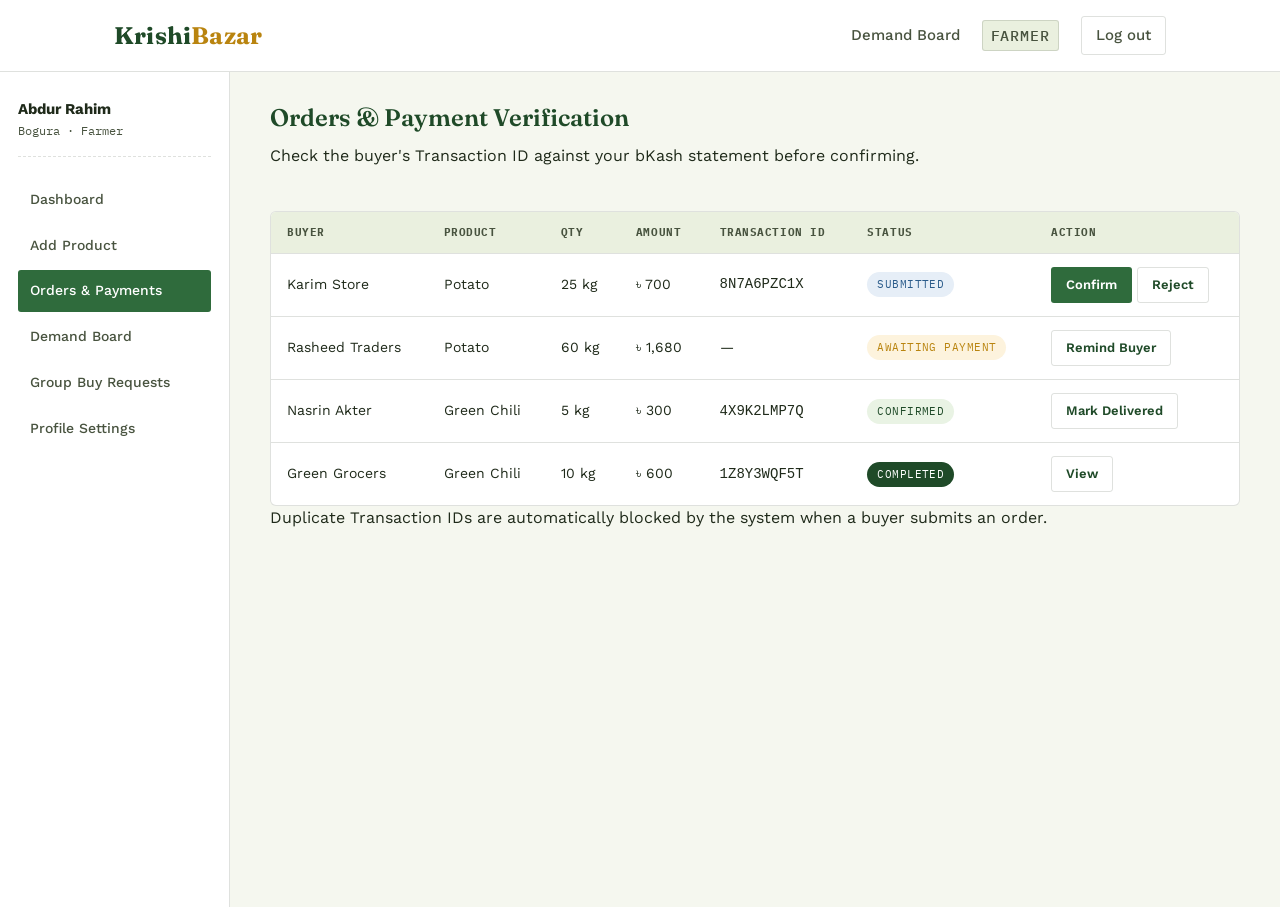
<file: farmer-orders.html>
<!DOCTYPE html>
<html lang="en">
<head>
<meta charset="UTF-8">
<meta name="viewport" content="width=device-width, initial-scale=1.0">
<title>Orders &amp; Payments — KrishiBazar</title>
<link rel="stylesheet" href="assets/css/style.css">
</head>
<body>

  <header class="site-header">
    <div class="container header-inner">
      <a href="index.html" class="logo">Krishi<span>Bazar</span></a>
      <nav class="nav">
        <a href="demand-board.html">Demand Board</a>
        <a href="index.html" class="badge-role">Farmer</a>
        <a href="login.html" class="btn btn-ghost btn-sm">Log out</a>
      </nav>
    </div>
  </header>

  <div class="dash-wrap">
    <aside class="dash-side">
      <div class="who">
        <strong>Abdur Rahim</strong>
        Bogura &middot; Farmer
      </div>
      <nav class="dash-nav">
        <a href="farmer-dashboard.html">Dashboard</a>
        <a href="add-product.html">Add Product</a>
        <a href="farmer-orders.html" class="active">Orders &amp; Payments</a>
        <a href="demand-board.html">Demand Board</a>
        <a href="group-buy.html">Group Buy Requests</a>
        <a href="#">Profile Settings</a>
      </nav>
    </aside>

    <main class="dash-main">
      <div class="dash-head">
        <div>
          <h2>Orders &amp; Payment Verification</h2>
          <p>Check the buyer's Transaction ID against your bKash statement before confirming.</p>
        </div>
      </div>
      <div class="table-card">
        <table>
          <thead>
            <tr>
              <th>Buyer</th>
              <th>Product</th>
              <th>Qty</th>
              <th>Amount</th>
              <th>Transaction ID</th>
              <th>Status</th>
              <th>Action</th>
            </tr>
          </thead>
          <tbody>
            <tr>
              <td>Karim Store</td>
              <td>Potato</td>
              <td>25 kg</td>
              <td>৳ 700</td>
              <td><code>8N7A6PZC1X</code></td>
              <td><span class="status-pill status-submitted">Submitted</span></td>
              <td>
                <a href="#" class="btn btn-primary btn-sm">Confirm</a>
                <a href="#" class="btn btn-ghost btn-sm">Reject</a>
              </td>
            </tr>
            <tr>
              <td>Rasheed Traders</td>
              <td>Potato</td>
              <td>60 kg</td>
              <td>৳ 1,680</td>
              <td>&mdash;</td>
              <td><span class="status-pill status-pending">Awaiting Payment</span></td>
              <td><a href="#" class="btn btn-ghost btn-sm">Remind Buyer</a></td>
            </tr>
            <tr>
              <td>Nasrin Akter</td>
              <td>Green Chili</td>
              <td>5 kg</td>
              <td>৳ 300</td>
              <td><code>4X9K2LMP7Q</code></td>
              <td><span class="status-pill status-confirmed">Confirmed</span></td>
              <td><a href="#" class="btn btn-ghost btn-sm">Mark Delivered</a></td>
            </tr>
            <tr>
              <td>Green Grocers</td>
              <td>Green Chili</td>
              <td>10 kg</td>
              <td>৳ 600</td>
              <td><code>1Z8Y3WQF5T</code></td>
              <td><span class="status-pill status-completed">Completed</span></td>
              <td><a href="#" class="btn btn-ghost btn-sm">View</a></td>
            </tr>
          </tbody>
        </table>
      </div>
      <p class="hint">Duplicate Transaction IDs are automatically blocked by the system when a buyer submits an order.</p>
    </main>
  </div>
</body>
</html>
</file>
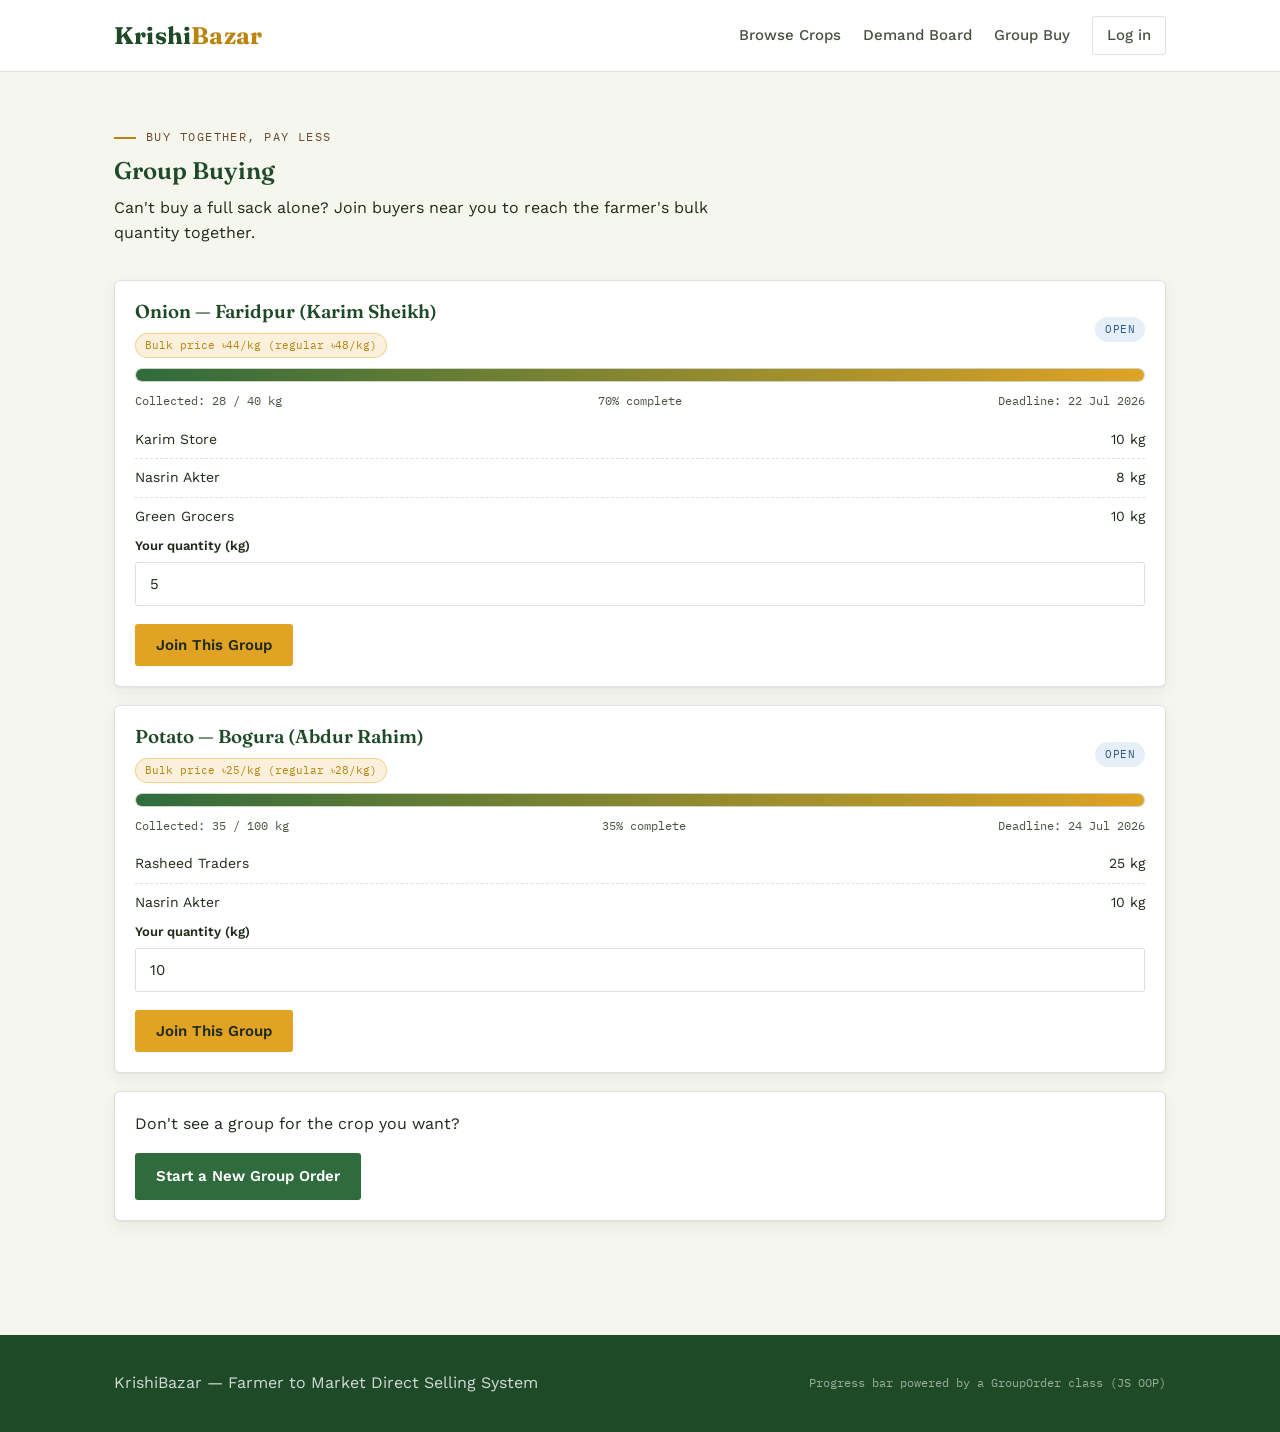
<file: group-buy.html>
<!DOCTYPE html>
<html lang="en">
<head>
<meta charset="UTF-8">
<meta name="viewport" content="width=device-width, initial-scale=1.0">
<title>Group Buy — KrishiBazar</title>
<link rel="stylesheet" href="assets/css/style.css">
</head>
<body>

  <header class="site-header">
    <div class="container header-inner">
      <a href="index.html" class="logo">Krishi<span>Bazar</span></a>
      <nav class="nav">
        <a href="browse-products.html">Browse Crops</a>
        <a href="demand-board.html">Demand Board</a>
        <a href="group-buy.html">Group Buy</a>
        <a href="login.html" class="btn btn-ghost btn-sm">Log in</a>
      </nav>
    </div>
  </header>

  <section class="section">
    <div class="container">
      <div class="section-head">
        <div class="eyebrow">Buy together, pay less</div>
        <h2>Group Buying</h2>
        <p>Can't buy a full sack alone? Join buyers near you to reach the farmer's bulk quantity together.</p>
      </div>

      <div class="group-card">
        <div class="group-card-head">
          <div>
            <h3>Onion — Faridpur (Karim Sheikh)</h3>
            <span class="tag tag-marigold">Bulk price ৳44/kg (regular ৳48/kg)</span>
          </div>
          <span class="status-pill status-submitted">Open</span>
        </div>

        <div class="progress-track">
          <div class="progress-fill"></div>
        </div>
        <div class="group-meta">
          <span>Collected: 28 / 40 kg</span>
          <span>70% complete</span>
          <span>Deadline: 22 Jul 2026</span>
        </div>

        <div>
          <div class="member-row"><span>Karim Store</span><span>10 kg</span></div>
          <div class="member-row"><span>Nasrin Akter</span><span>8 kg</span></div>
          <div class="member-row"><span>Green Grocers</span><span>10 kg</span></div>
        </div>

        <form action="join_group_order.php" method="POST">
          <input type="hidden" name="group_order_id" value="1">
          <div class="form-group">
            <label for="join_qty">Your quantity (kg)</label>
            <input type="number" id="join_qty" name="quantity" min="1" max="12" value="5">
          </div>
          <button type="submit" class="btn btn-accent">Join This Group</button>
        </form>
      </div>

      <div class="group-card">
        <div class="group-card-head">
          <div>
            <h3>Potato — Bogura (Abdur Rahim)</h3>
            <span class="tag tag-marigold">Bulk price ৳25/kg (regular ৳28/kg)</span>
          </div>
          <span class="status-pill status-submitted">Open</span>
        </div>

        <div class="progress-track">
          <div class="progress-fill"></div>
        </div>
        <div class="group-meta">
          <span>Collected: 35 / 100 kg</span>
          <span>35% complete</span>
          <span>Deadline: 24 Jul 2026</span>
        </div>

        <div>
          <div class="member-row"><span>Rasheed Traders</span><span>25 kg</span></div>
          <div class="member-row"><span>Nasrin Akter</span><span>10 kg</span></div>
        </div>

        <form action="join_group_order.php" method="POST">
          <input type="hidden" name="group_order_id" value="2">
          <div class="form-group">
            <label for="join_qty2">Your quantity (kg)</label>
            <input type="number" id="join_qty2" name="quantity" min="1" max="65" value="10">
          </div>
          <button type="submit" class="btn btn-accent">Join This Group</button>
        </form>
      </div>

      <div class="group-card">
        <p>Don't see a group for the crop you want?</p>
        <a href="browse-products.html" class="btn btn-primary">Start a New Group Order</a>
      </div>

    </div>
  </section>

  <footer class="site-footer">
    <div class="container">
      <span>KrishiBazar &mdash; Farmer to Market Direct Selling System</span>
      <span class="footer-note">Progress bar powered by a GroupOrder class (JS OOP)</span>
    </div>
  </footer>
</body>
</html>
</file>
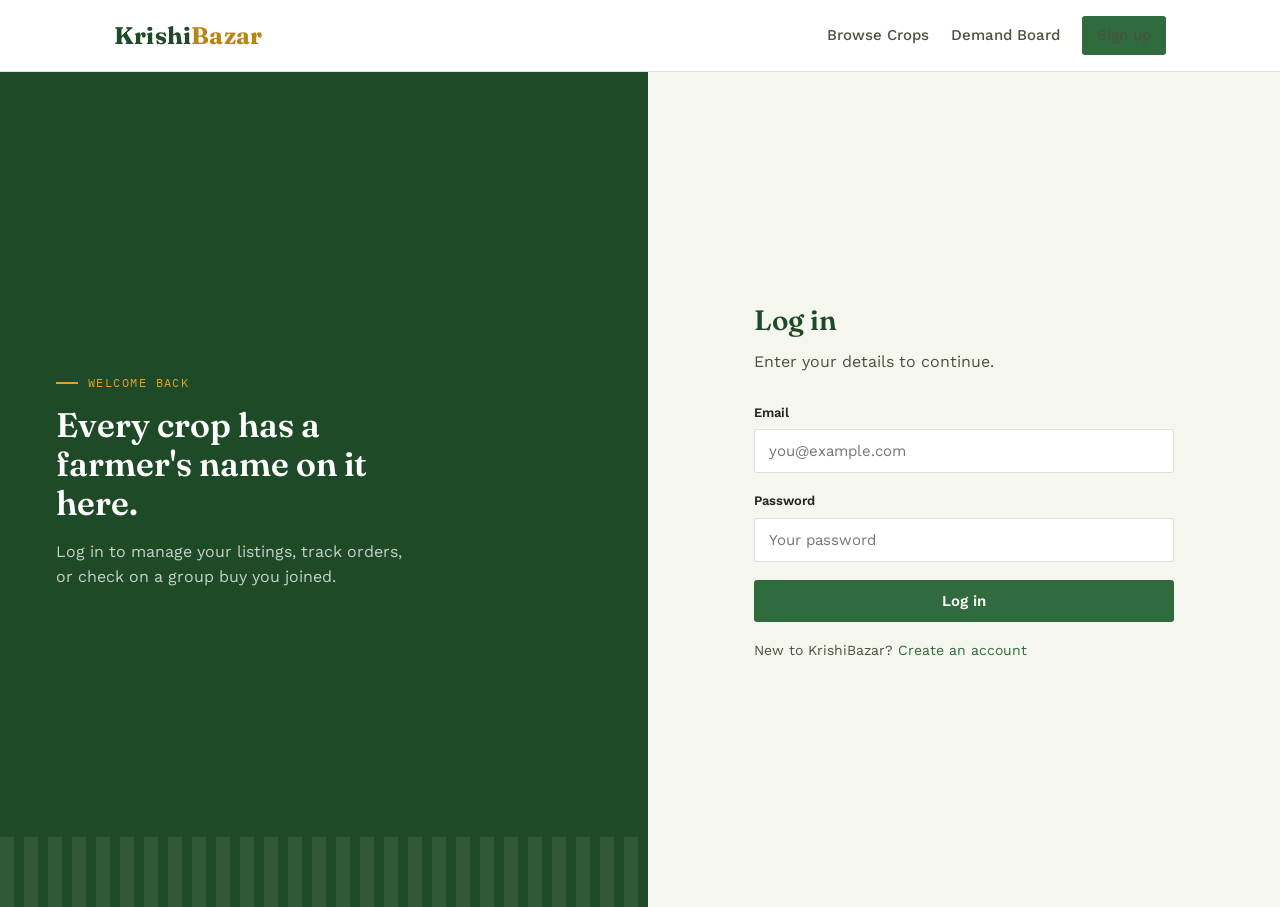
<file: login.html>
<!DOCTYPE html>
<html lang="en">
<head>
<meta charset="UTF-8">
<meta name="viewport" content="width=device-width, initial-scale=1.0">
<title>Log in — KrishiBazar</title>
<link rel="stylesheet" href="assets/css/style.css">
</head>
<body>

  <header class="site-header">
    <div class="container header-inner">
      <a href="index.html" class="logo">Krishi<span>Bazar</span></a>
      <nav class="nav">
        <a href="browse-products.html">Browse Crops</a>
        <a href="demand-board.html">Demand Board</a>
        <a href="register.html" class="btn btn-primary btn-sm">Sign up</a>
      </nav>
    </div>
  </header>

  <div class="auth-wrap">
    <div class="auth-side">
      <div class="eyebrow">Welcome back</div>
      <h2>Every crop has a farmer's name on it here.</h2>
      <p>Log in to manage your listings, track orders, or check on a group buy you joined.</p>
    </div>

    <div class="auth-form">
      <div class="form-card">
        <h2>Log in</h2>
        <p class="sub">Enter your details to continue.</p>
        <form action="login.php" method="POST">

          <div class="form-group">
            <label for="email">Email</label>
            <input type="email" id="email" name="email" placeholder="you@example.com" required>
          </div>

          <div class="form-group">
            <label for="password">Password</label>
            <input type="password" id="password" name="password" placeholder="Your password" required>
          </div>

          <button type="submit" class="btn btn-primary btn-block">Log in</button>
        </form>

        <p class="form-foot">New to KrishiBazar? <a href="register.html">Create an account</a></p>
      </div>
    </div>
  </div>

</body>
</html>
</file>
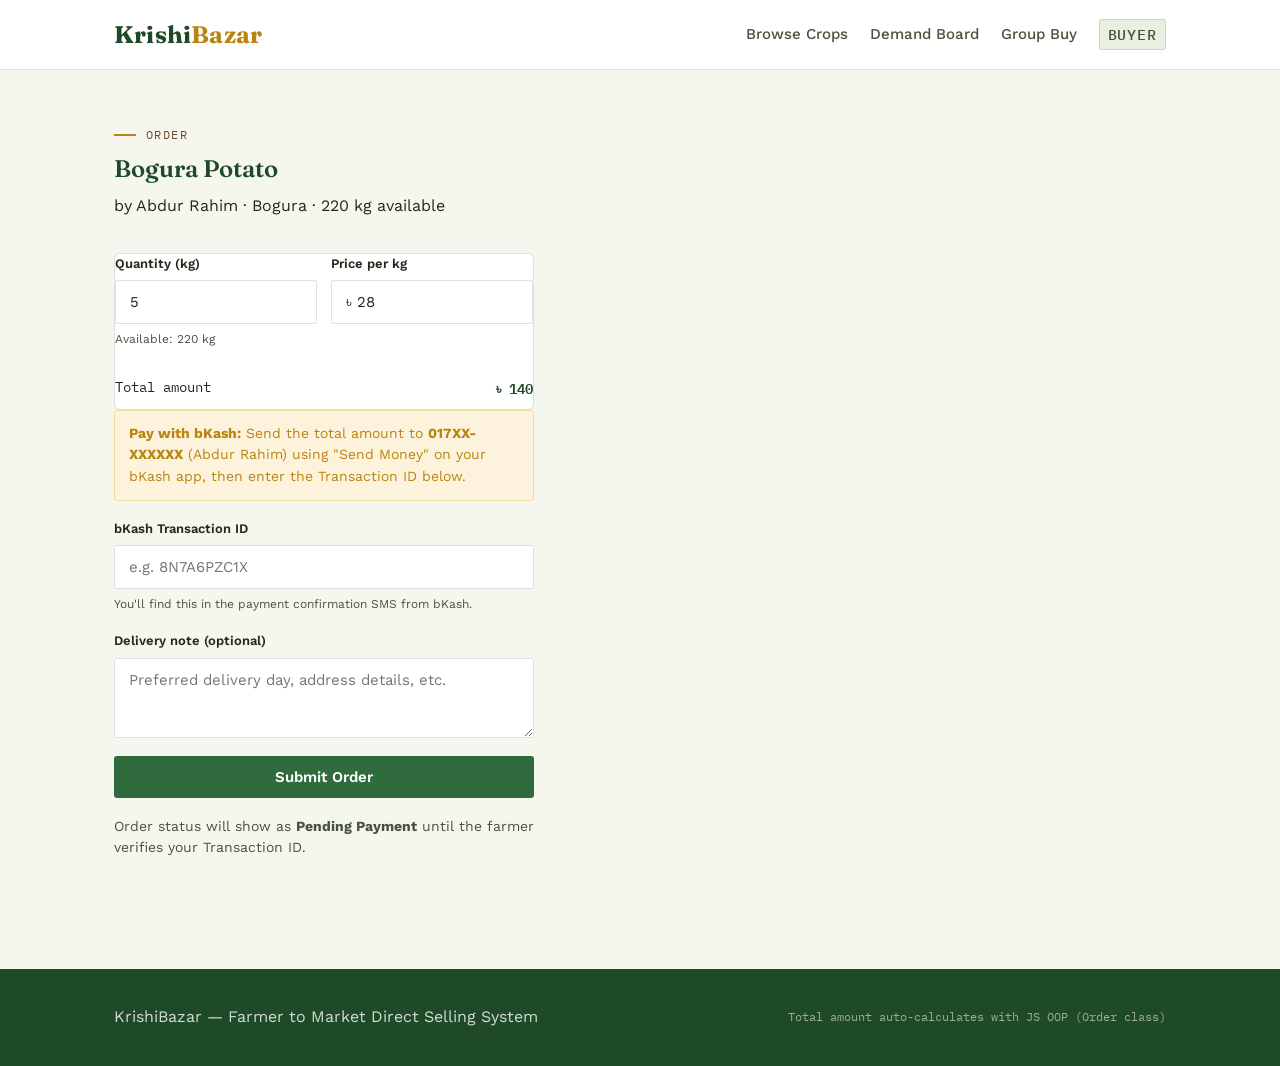
<file: product-order.html>
<!DOCTYPE html>
<html lang="en">
<head>
<meta charset="UTF-8">
<meta name="viewport" content="width=device-width, initial-scale=1.0">
<title>Place Order — KrishiBazar</title>
<link rel="stylesheet" href="assets/css/style.css">
</head>
<body>

  <header class="site-header">
    <div class="container header-inner">
      <a href="index.html" class="logo">Krishi<span>Bazar</span></a>
      <nav class="nav">
        <a href="browse-products.html">Browse Crops</a>
        <a href="demand-board.html">Demand Board</a>
        <a href="group-buy.html">Group Buy</a>
        <a href="buyer-dashboard.html" class="badge-role">Buyer</a>
      </nav>
    </div>
  </header>

  <section class="section">
    <div class="container">

      <div class="section-head">
        <div class="eyebrow">Order</div>
        <h2>Bogura Potato</h2>
        <p>by Abdur Rahim &middot; Bogura &middot; 220 kg available</p>
      </div>
      <form class="form-card" action="place_order.php" method="POST" id="orderForm">
        <input type="hidden" name="product_id" value="1">

        <div class="table-card">

          <div class="form-row">
            <div class="form-group">
              <label for="quantity">Quantity (kg)</label>
              <input type="number" id="quantity" name="quantity" min="1" max="220" value="5" required>
              <span class="hint">Available: 220 kg</span>
            </div>
            <div class="form-group">
              <label>Price per kg</label>
              <input type="text" value="৳ 28" disabled>
            </div>
          </div>

          <div class="ledger-row">
            <span>Total amount</span>
            <span class="up" id="totalAmount">৳ 140</span>
          </div>
        </div>

        <div class="alert alert-info">
          <strong>Pay with bKash:</strong> Send the total amount to <strong>017XX-XXXXXX</strong> (Abdur Rahim) using "Send Money" on your bKash app, then enter the Transaction ID below.
        </div>

        <div class="form-group">
          <label for="transaction_id">bKash Transaction ID</label>
          <input type="text" id="transaction_id" name="transaction_id" placeholder="e.g. 8N7A6PZC1X" required minlength="8">
          <span class="hint">You'll find this in the payment confirmation SMS from bKash.</span>
        </div>

        <div class="form-group">
          <label for="delivery_note">Delivery note (optional)</label>
          <textarea id="delivery_note" name="delivery_note" rows="3" placeholder="Preferred delivery day, address details, etc."></textarea>
        </div>

        <button type="submit" class="btn btn-primary btn-block">Submit Order</button>
        <p class="form-foot">Order status will show as <strong>Pending Payment</strong> until the farmer verifies your Transaction ID.</p>
      </form>

    </div>
  </section>

  <footer class="site-footer">
    <div class="container">
      <span>KrishiBazar &mdash; Farmer to Market Direct Selling System</span>
      <span class="footer-note">Total amount auto-calculates with JS OOP (Order class)</span>
    </div>
  </footer>
</body>
</html>
</file>
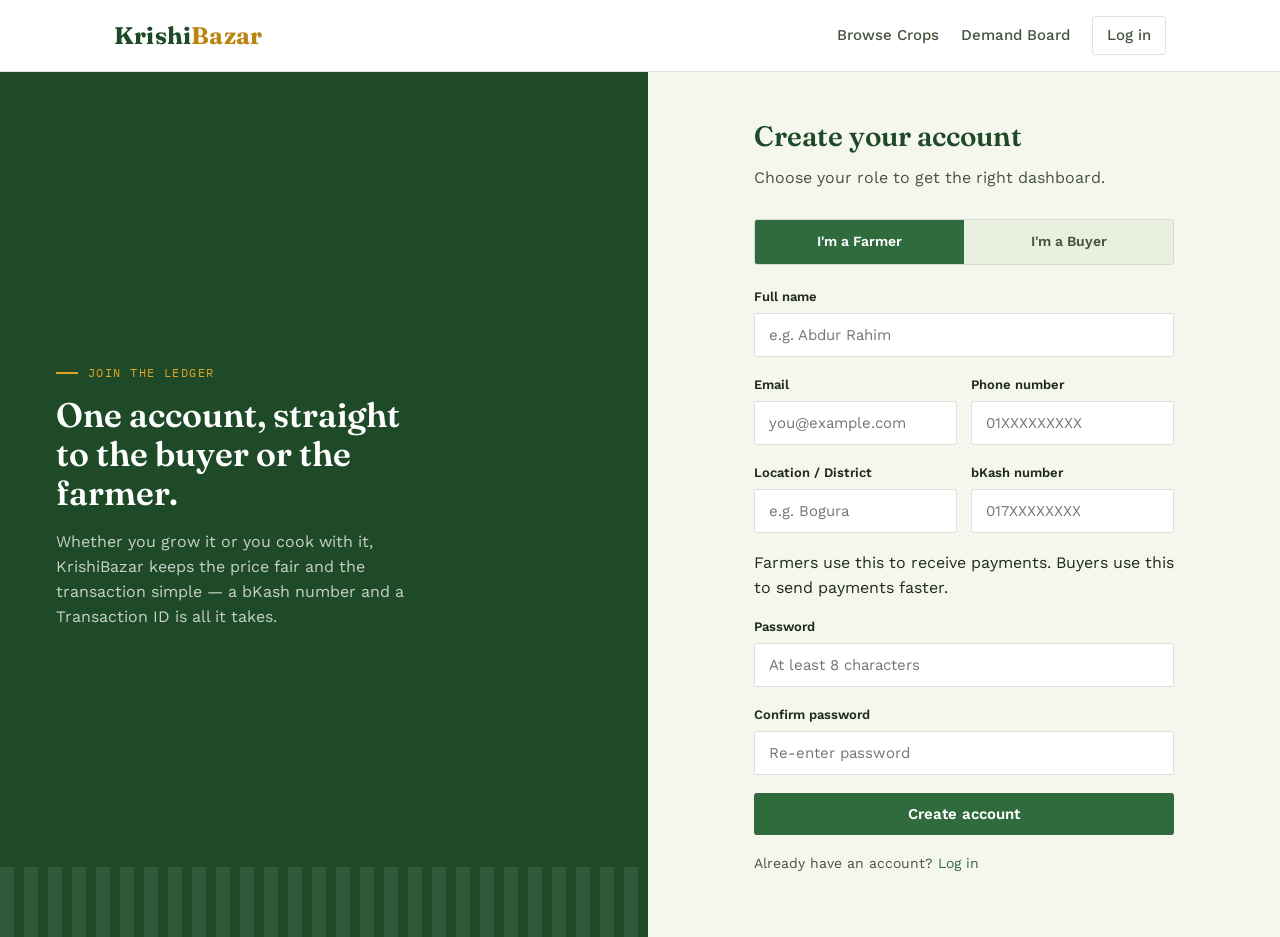
<file: register.html>
<!DOCTYPE html>
<html lang="en">
<head>
<meta charset="UTF-8">
<meta name="viewport" content="width=device-width, initial-scale=1.0">
<title>Sign up — KrishiBazar</title>
<link rel="stylesheet" href="assets/css/style.css">
</head>
<body>

  <header class="site-header">
    <div class="container header-inner">
      <a href="index.html" class="logo">Krishi<span>Bazar</span></a>
      <nav class="nav">
        <a href="browse-products.html">Browse Crops</a>
        <a href="demand-board.html">Demand Board</a>
        <a href="login.html" class="btn btn-ghost btn-sm">Log in</a>
      </nav>
    </div>
  </header>

  <div class="auth-wrap">
    <div class="auth-side">
      <div class="eyebrow">Join the ledger</div>
      <h2>One account, straight to the buyer or the farmer.</h2>
      <p>Whether you grow it or you cook with it, KrishiBazar keeps the price fair and the transaction simple — a bKash number and a Transaction ID is all it takes.</p>
    </div>

    <div class="auth-form">
      <div class="form-card">
        <h2>Create your account</h2>
        <p class="sub">Choose your role to get the right dashboard.</p>
        <form action="register.php" method="POST">

          <div class="role-toggle">
            <input type="radio" name="role" id="role-farmer" value="farmer" checked>
            <label for="role-farmer">I'm a Farmer</label>
            <input type="radio" name="role" id="role-buyer" value="buyer">
            <label for="role-buyer">I'm a Buyer</label>
          </div>

          <div class="form-group">
            <label for="name">Full name</label>
            <input type="text" id="name" name="name" placeholder="e.g. Abdur Rahim" required>
          </div>

          <div class="form-row">
            <div class="form-group">
              <label for="email">Email</label>
              <input type="email" id="email" name="email" placeholder="you@example.com" required>
            </div>
            <div class="form-group">
              <label for="phone">Phone number</label>
              <input type="tel" id="phone" name="phone" placeholder="01XXXXXXXXX" required>
            </div>
          </div>

          <div class="form-row">
            <div class="form-group">
              <label for="location">Location / District</label>
              <input type="text" id="location" name="location" placeholder="e.g. Bogura" required>
            </div>
            <div class="form-group">
              <label for="bkash">bKash number</label>
              <input type="tel" id="bkash" name="bkash_number" placeholder="017XXXXXXXX" required>
            </div>
          </div>
          <p class="hint">Farmers use this to receive payments. Buyers use this to send payments faster.</p>

          <div class="form-group">
            <label for="password">Password</label>
            <input type="password" id="password" name="password" placeholder="At least 8 characters" required minlength="8">
          </div>

          <div class="form-group">
            <label for="confirm_password">Confirm password</label>
            <input type="password" id="confirm_password" name="confirm_password" placeholder="Re-enter password" required minlength="8">
          </div>

          <button type="submit" class="btn btn-primary btn-block">Create account</button>
        </form>

        <p class="form-foot">Already have an account? <a href="login.html">Log in</a></p>
      </div>
    </div>
  </div>

</body>
</html>
</file>
<file: assets/css/style.css>
@import url('https://fonts.googleapis.com/css2?family=Fraunces:opsz,wght@9..144,400;9..144,600;9..144,700&family=Work+Sans:wght@400;500;600;700&family=IBM+Plex+Mono:wght@400;500;600&display=swap');

:root{
  /* Colors */
  --color-bg:        #F5F7EF;   /* pale sage-white page background */
  --color-bg-alt:    #EAF0DF;   /* soft green tint for alt sections */
  --color-panel:     #FFFFFF;
  --color-ink:       #1F2A1A;   /* near-black green-charcoal text */
  --color-ink-soft:  #48533F;
  --color-green:     #2F6B3C;   /* leaf green - primary */
  --color-green-dk:  #1F4A28;
  --color-brown:     #6B4A2F;   /* soil brown - secondary */
  --color-marigold:  #E0A324;   /* turmeric accent - CTA / highlight */
  --color-marigold-dk: #B9840F;
  --color-sage:      #8FA888;   /* muted borders */
  --color-danger:    #A63A2E;
  --color-line:      rgba(31,42,26,0.14);

  /* Type */
  --font-display: 'Fraunces', serif;
  --font-body: 'Work Sans', sans-serif;
  --font-mono: 'IBM Plex Mono', monospace;

  --radius-sm: 3px;
  --radius-md: 6px;
  --shadow-card: 0 1px 2px rgba(31,42,26,0.06), 0 6px 18px rgba(31,42,26,0.06);
}

*, *::before, *::after{ box-sizing: border-box; }
html{ scroll-behavior: smooth; }
body{
  margin:0;
  font-family: var(--font-body);
  background: var(--color-bg);
  color: var(--color-ink);
  line-height: 1.55;
  -webkit-font-smoothing: antialiased;
}
h1,h2,h3,h4{
  font-family: var(--font-display);
  color: var(--color-green-dk);
  margin: 0 0 .5em;
  line-height: 1.15;
  font-weight: 600;
}
p{ margin: 0 0 1em; }
a{ color: var(--color-green); text-decoration: none; }
a:hover{ text-decoration: underline; }
img{ max-width: 100%; display:block; }

.container{
  width: 100%;
  max-width: 1100px;
  margin: 0 auto;
  padding: 0 24px;
}

/* Focus visibility */
a:focus-visible, button:focus-visible, input:focus-visible, select:focus-visible, textarea:focus-visible{
  outline: 2px solid var(--color-marigold-dk);
  outline-offset: 2px;
}

/* =========================
   Soil-row divider (signature motif)
   A repeating dashed "plowed row" line used to separate sections
   ========================= */
.soil-divider{
  height: 10px;
  width: 100%;
  background-image: repeating-linear-gradient(
    90deg,
    var(--color-brown) 0px, var(--color-brown) 14px,
    transparent 14px, transparent 24px
  );
  opacity: .35;
}

/* =========================
   Header / Nav
   ========================= */
.site-header{
  background: var(--color-panel);
  border-bottom: var(--border, 1px solid var(--color-line));
  position: sticky;
  top: 0;
  z-index: 50;
}
.header-inner{
  display:flex;
  align-items:center;
  justify-content: space-between;
  padding: 16px 24px;
}
.logo{
  font-family: var(--font-display);
  font-size: 24px;
  font-weight: 700;
  color: var(--color-green-dk);
  letter-spacing: .2px;
}
.logo span{ color: var(--color-marigold-dk); }
.logo:hover{ text-decoration: none; }

.nav{ display:flex; align-items:center; gap: 22px; }
.nav a{
  color: var(--color-ink-soft);
  font-weight: 500;
  font-size: 15px;
}
.nav a:hover{ color: var(--color-green-dk); text-decoration: none; }

.badge-role{
  font-family: var(--font-mono);
  font-size: 11px;
  text-transform: uppercase;
  letter-spacing: .06em;
  background: var(--color-bg-alt);
  color: var(--color-green-dk);
  padding: 3px 8px;
  border-radius: var(--radius-sm);
  border: 1px solid var(--color-line);
}

/* =========================
   Buttons
   ========================= */
.btn{
  display:inline-flex;
  align-items:center;
  justify-content:center;
  gap:8px;
  font-family: var(--font-body);
  font-weight: 600;
  font-size: 15px;
  padding: 11px 20px;
  border-radius: var(--radius-sm);
  border: 1px solid transparent;
  cursor: pointer;
  transition: transform .12s ease, box-shadow .12s ease, background .12s ease;
}
.btn:hover{ text-decoration:none; }
.btn-primary{
  background: var(--color-green);
  color: #fff;
}
.btn-primary:hover{ background: var(--color-green-dk); }
.btn-accent{
  background: var(--color-marigold);
  color: var(--color-ink);
}
.btn-accent:hover{ background: var(--color-marigold-dk); color:#fff; }
.btn-ghost{
  background: transparent;
  color: var(--color-green-dk);
  border-color: var(--color-line);
}
.btn-ghost:hover{ background: var(--color-bg-alt); }
.btn-block{ width:100%; }
.btn-sm{ padding: 7px 14px; font-size: 13px; }
.btn:disabled{ opacity:.5; cursor:not-allowed; }

/* =========================
   Hero
   ========================= */
.hero{
  padding: 72px 0 56px;
  background:
    radial-gradient(1200px 400px at 85% -10%, rgba(224,163,36,0.12), transparent 60%),
    var(--color-bg);
}
.hero-grid{
  display:grid;
  grid-template-columns: 1.1fr .9fr;
  gap: 48px;
  align-items:center;
}
.eyebrow{
  font-family: var(--font-mono);
  font-size: 12px;
  letter-spacing: .12em;
  text-transform: uppercase;
  color: var(--color-brown);
  display:flex;
  align-items:center;
  gap: 10px;
  margin-bottom: 14px;
}
.eyebrow::before{
  content:"";
  width: 22px; height: 2px;
  background: var(--color-marigold-dk);
  display:inline-block;
}
.hero h1{
  font-size: 46px;
  max-width: 620px;
}
.hero .lede{
  font-size: 18px;
  color: var(--color-ink-soft);
  max-width: 520px;
}
.hero-actions{ display:flex; gap:14px; margin-top: 22px; }

.hero-ledger{
  background: var(--color-panel);
  border: 1px solid var(--color-line);
  border-radius: var(--radius-md);
  box-shadow: var(--shadow-card);
  padding: 22px;
}
.hero-ledger h3{
  font-size: 15px;
  font-family: var(--font-mono);
  text-transform: uppercase;
  letter-spacing: .06em;
  color: var(--color-brown);
  margin-bottom: 14px;
}
.ledger-row{
  display:flex;
  justify-content: space-between;
  padding: 10px 0;
  border-bottom: 1px dashed var(--color-line);
  font-family: var(--font-mono);
  font-size: 14px;
}
.ledger-row:last-child{ border-bottom:none; }
.ledger-row .up{ color: var(--color-green-dk); font-weight:600; }

/* =========================
   Sections / stats
   ========================= */
.section{ padding: 56px 0; }
.section-alt{ background: var(--color-bg-alt); }
.section-head{ max-width: 640px; margin-bottom: 34px; }
.section-head .eyebrow{ margin-bottom: 10px; }

.stat-grid{
  display:grid;
  grid-template-columns: repeat(4,1fr);
  gap: 18px;
}
.stat-card{
  background: var(--color-panel);
  border: 1px solid var(--color-line);
  border-radius: var(--radius-md);
  padding: 20px;
}
.stat-card .num{
  font-family: var(--font-display);
  font-size: 32px;
  color: var(--color-green-dk);
  font-weight:700;
}
.stat-card .label{
  font-family: var(--font-mono);
  font-size: 12px;
  color: var(--color-ink-soft);
  text-transform: uppercase;
  letter-spacing: .05em;
}

/* =========================
   Product cards ("harvest tickets")
   ========================= */
.product-grid{
  display:grid;
  grid-template-columns: repeat(3, 1fr);
  gap: 20px;
}
.ticket{
  background: var(--color-panel);
  border: 1px solid var(--color-line);
  border-radius: var(--radius-md);
  overflow:hidden;
  box-shadow: var(--shadow-card);
  display:flex;
  flex-direction:column;
}
.ticket-media{
  height: 140px;
  background: linear-gradient(135deg, var(--color-bg-alt), var(--color-sage));
  display:flex; align-items:center; justify-content:center;
  font-family: var(--font-mono);
  color: var(--color-green-dk);
  font-size: 13px;
  letter-spacing:.04em;
  position:relative;
}
.ticket-media::after{
  content:"";
  position:absolute; inset:0;
  background-image: repeating-linear-gradient(90deg, rgba(31,42,26,0.06) 0 10px, transparent 10px 20px);
}
.ticket-body{ padding: 16px 18px 18px; flex:1; display:flex; flex-direction:column; }
.ticket-category{
  font-family: var(--font-mono);
  font-size: 11px;
  text-transform: uppercase;
  letter-spacing:.06em;
  color: var(--color-brown);
  margin-bottom: 6px;
}
.ticket-body h3{ font-size: 20px; margin-bottom: 4px; }
.ticket-farmer{ font-size: 13px; color: var(--color-ink-soft); margin-bottom: 12px; }
.ticket-price-row{
  display:flex;
  align-items:baseline;
  justify-content:space-between;
  border-top: 1px dashed var(--color-line);
  padding-top: 12px;
  margin-top:auto;
}
.ticket-price{
  font-family: var(--font-mono);
  font-size: 20px;
  font-weight:600;
  color: var(--color-green-dk);
}
.ticket-price small{ font-size:12px; color:var(--color-ink-soft); font-weight:400; }
.ticket-stock{ font-size:12px; font-family: var(--font-mono); color: var(--color-ink-soft); }
.ticket-actions{ margin-top: 14px; display:flex; gap:10px; }

.tag{
  display:inline-block;
  font-family: var(--font-mono);
  font-size: 11px;
  padding: 3px 9px;
  border-radius: 999px;
  border: 1px solid var(--color-line);
  background: var(--color-bg-alt);
  color: var(--color-green-dk);
}
.tag-marigold{ background: rgba(224,163,36,0.16); color: var(--color-marigold-dk); border-color: rgba(224,163,36,0.4);}

/* =========================
   Filter bar
   ========================= */
.filter-bar{
  background: var(--color-panel);
  border:1px solid var(--color-line);
  border-radius: var(--radius-md);
  padding: 16px;
  display:flex;
  gap:14px;
  flex-wrap:wrap;
  align-items:flex-end;
  margin-bottom: 28px;
}
.field{ display:flex; flex-direction:column; gap:6px; }
.field label{
  font-family: var(--font-mono);
  font-size: 11px;
  text-transform: uppercase;
  letter-spacing:.05em;
  color: var(--color-ink-soft);
}
.field input, .field select, .field textarea{
  font-family: var(--font-body);
  font-size: 14px;
  padding: 10px 12px;
  border: 1px solid var(--color-line);
  border-radius: var(--radius-sm);
  background: #fff;
  color: var(--color-ink);
  min-width: 160px;
}
.field input:focus, .field select:focus, .field textarea:focus{
  border-color: var(--color-green);
}
.field-search{ flex:1; min-width: 220px; }
.field-search input{ width:100%; }

/* =========================
   Forms (auth, add product, order)
   ========================= */
.auth-wrap{
  display:flex;
  min-height: calc(100vh - 65px);
}
.auth-side{
  flex: 1;
  background: var(--color-green-dk);
  color: #fff;
  padding: 56px;
  display:flex;
  flex-direction:column;
  justify-content:center;
  position:relative;
  overflow:hidden;
}
.auth-side::before{
  content:"";
  position:absolute; left:0; right:0; bottom:0; height:70px;
  background-image: repeating-linear-gradient(90deg, rgba(255,255,255,0.08) 0 14px, transparent 14px 24px);
}
.auth-side h2{ color:#fff; font-size: 34px; max-width: 380px; }
.auth-side p{ color: rgba(255,255,255,0.75); max-width: 360px; }
.auth-side .eyebrow{ color: var(--color-marigold); }
.auth-side .eyebrow::before{ background: var(--color-marigold); }

.auth-form{
  flex: 1;
  display:flex;
  align-items:center;
  justify-content:center;
  padding: 48px;
}
.form-card{
  width:100%;
  max-width: 420px;
}
.form-card h2{ font-size: 28px; }
.form-card .sub{ color: var(--color-ink-soft); margin-bottom: 28px; }

.form-group{ margin-bottom: 18px; display:flex; flex-direction:column; gap:6px; }
.form-group label{
  font-size: 13px;
  font-weight: 600;
  color: var(--color-ink);
}
.form-group .hint{
  font-size: 12px;
  color: var(--color-ink-soft);
}
.form-group input, .form-group select, .form-group textarea{
  font-family: var(--font-body);
  font-size: 15px;
  padding: 12px 14px;
  border: 1px solid var(--color-line);
  border-radius: var(--radius-sm);
  background:#fff;
  color: var(--color-ink);
  width:100%;
}
.form-group input:focus, .form-group select:focus, .form-group textarea:focus{
  border-color: var(--color-green);
}
.form-row{ display:flex; gap:14px; }
.form-row .form-group{ flex:1; }

.role-toggle{
  display:flex;
  border: 1px solid var(--color-line);
  border-radius: var(--radius-sm);
  overflow:hidden;
  margin-bottom: 22px;
}
.role-toggle label{
  flex:1;
  text-align:center;
  padding: 11px 0;
  font-size: 14px;
  font-weight: 600;
  cursor:pointer;
  color: var(--color-ink-soft);
  background: var(--color-bg-alt);
}
.role-toggle input{ display:none; }
.role-toggle input:checked + label{
  background: var(--color-green);
  color:#fff;
}

.form-foot{
  margin-top: 18px;
  font-size: 14px;
  color: var(--color-ink-soft);
}

.alert{
  border-radius: var(--radius-sm);
  padding: 12px 14px;
  font-size: 14px;
  margin-bottom: 18px;
  border: 1px solid transparent;
}
.alert-error{ background: #FBEAE7; border-color: #E9C3BB; color: var(--color-danger); }
.alert-success{ background: #E9F3E4; border-color: #BFDCB0; color: var(--color-green-dk); }
.alert-info{ background: #FDF3DD; border-color: #F0DBA0; color: var(--color-marigold-dk); }

/* =========================
   Dashboard layout
   ========================= */
.dash-wrap{ display:flex; min-height: calc(100vh - 65px); }
.dash-side{
  width: 230px;
  background: var(--color-panel);
  border-right: 1px solid var(--color-line);
  padding: 26px 18px;
  flex-shrink:0;
}
.dash-side .who{
  font-family: var(--font-mono);
  font-size: 12px;
  color: var(--color-ink-soft);
  margin-bottom: 22px;
  padding-bottom: 16px;
  border-bottom: 1px dashed var(--color-line);
}
.dash-side .who strong{ display:block; color:var(--color-ink); font-family:var(--font-body); font-size:15px; }
.dash-nav{ display:flex; flex-direction:column; gap:4px; }
.dash-nav a{
  padding: 10px 12px;
  border-radius: var(--radius-sm);
  color: var(--color-ink-soft);
  font-size: 14px;
  font-weight: 500;
}
.dash-nav a:hover{ background: var(--color-bg-alt); text-decoration:none; }
.dash-nav a.active{ background: var(--color-green); color:#fff; }
.dash-main{ flex:1; padding: 32px 40px; }
.dash-head{ display:flex; justify-content:space-between; align-items:flex-start; margin-bottom: 26px; }

.table-card{
  background: var(--color-panel);
  border: 1px solid var(--color-line);
  border-radius: var(--radius-md);
  overflow:hidden;
}
table{ width:100%; border-collapse: collapse; font-size: 14px; }
thead th{
  text-align:left;
  font-family: var(--font-mono);
  font-size: 11px;
  text-transform:uppercase;
  letter-spacing:.05em;
  color: var(--color-ink-soft);
  background: var(--color-bg-alt);
  padding: 12px 16px;
  border-bottom: 1px solid var(--color-line);
}
tbody td{
  padding: 13px 16px;
  border-bottom: 1px solid var(--color-line);
  vertical-align:middle;
}
tbody tr:last-child td{ border-bottom:none; }
tbody tr:hover{ background: rgba(143,168,136,0.08); }

.status-pill{
  font-family: var(--font-mono);
  font-size: 11px;
  padding: 4px 10px;
  border-radius: 999px;
  text-transform: uppercase;
  letter-spacing:.04em;
  display:inline-block;
}
.status-pending{ background:#FDF3DD; color: var(--color-marigold-dk); }
.status-submitted{ background:#E6EEF7; color:#2A5B8A; }
.status-confirmed{ background:#E9F3E4; color: var(--color-green-dk); }
.status-completed{ background: var(--color-green-dk); color:#fff; }
.status-cancelled{ background:#FBEAE7; color: var(--color-danger); }

/* =========================
   Group buy progress
   ========================= */
.progress-track{
  width:100%;
  height: 14px;
  background: var(--color-bg-alt);
  border-radius: 999px;
  overflow:hidden;
  border: 1px solid var(--color-line);
}
.progress-fill{
  height:100%;
  background: linear-gradient(90deg, var(--color-green), var(--color-marigold));
}
.group-card{
  background: var(--color-panel);
  border: 1px solid var(--color-line);
  border-radius: var(--radius-md);
  padding: 20px;
  box-shadow: var(--shadow-card);
  margin-bottom: 18px;
}
.group-card-head{ display:flex; justify-content:space-between; align-items:center; margin-bottom:10px;}
.group-meta{ display:flex; justify-content:space-between; font-family:var(--font-mono); font-size:12px; color:var(--color-ink-soft); margin: 10px 0; }
.member-row{ display:flex; justify-content:space-between; padding:8px 0; border-bottom:1px dashed var(--color-line); font-size:14px; }
.member-row:last-child{ border-bottom:none; }

/* =========================
   Demand board
   ========================= */
.trending-box{
  background: var(--color-green-dk);
  color:#fff;
  border-radius: var(--radius-md);
  padding: 22px;
  margin-bottom: 30px;
}
.trending-box h3{ color:#fff; font-size:16px; font-family: var(--font-mono); text-transform:uppercase; letter-spacing:.05em; }
.trend-row{
  display:flex; justify-content:space-between; align-items:center;
  padding: 10px 0;
  border-bottom: 1px dashed rgba(255,255,255,0.2);
  font-size: 14px;
}
.trend-row:last-child{ border-bottom:none; }
.trend-rank{ font-family: var(--font-mono); color: var(--color-marigold); margin-right:10px; }

.demand-card{
  background: var(--color-panel);
  border:1px solid var(--color-line);
  border-radius: var(--radius-md);
  padding: 18px 20px;
  margin-bottom: 14px;
  display:flex;
  justify-content:space-between;
  align-items:center;
  gap: 20px;
}
.demand-card .info h4{ margin:0 0 4px; font-size:17px; }
.demand-card .info .meta{ font-family:var(--font-mono); font-size:12px; color:var(--color-ink-soft); }

/* =========================
   Footer
   ========================= */
.site-footer{
  background: var(--color-green-dk);
  color: rgba(255,255,255,0.8);
  padding: 36px 0;
  margin-top: 40px;
}
.site-footer .container{
  display:flex;
  justify-content:space-between;
  align-items:center;
  flex-wrap:wrap;
  gap: 12px;
}
.site-footer a{ color: rgba(255,255,255,0.85); }
.footer-note{ font-family: var(--font-mono); font-size: 12px; color: rgba(255,255,255,0.55); }

/* =========================
   Responsive
   ========================= */
@media (max-width: 900px){
  .hero-grid{ grid-template-columns: 1fr; }
  .stat-grid{ grid-template-columns: repeat(2,1fr); }
  .product-grid{ grid-template-columns: repeat(2,1fr); }
  .dash-wrap{ flex-direction:column; }
  .dash-side{ width:100%; border-right:none; border-bottom:1px solid var(--color-line); }
  .auth-wrap{ flex-direction:column; }
  .auth-side{ padding: 36px 24px; }
}
@media (max-width: 640px){
  .nav{ gap: 12px; }
  .hero h1{ font-size: 32px; }
  .product-grid{ grid-template-columns: 1fr; }
  .stat-grid{ grid-template-columns: 1fr 1fr; }
  .form-row{ flex-direction:column; gap:0; }
  .dash-main{ padding: 22px 18px; }
}

@media (prefers-reduced-motion: reduce){
  *{ scroll-behavior:auto !important; transition:none !important; }
}
</file>
